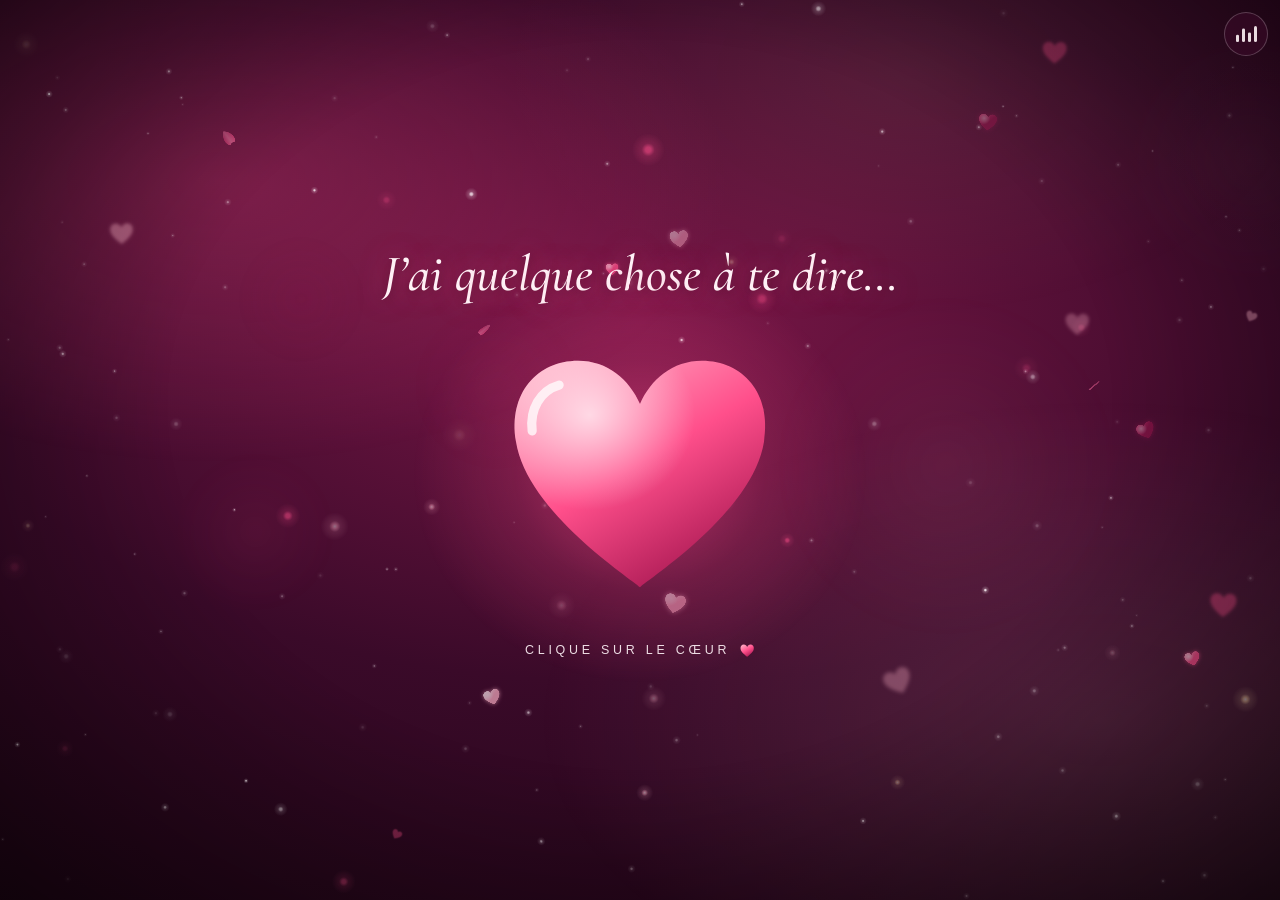
<file: index.html>
<!doctype html>
<html lang="fr">
<head>
  <meta charset="utf-8">
  <meta name="viewport" content="width=device-width, initial-scale=1, viewport-fit=cover">
  <title>J’ai quelque chose à te dire… ❤️</title>
  <meta name="description" content="Un petit message rien que pour toi 💌">
  <meta name="theme-color" content="#12030c">
  <meta name="robots" content="noindex, nofollow">
  <meta name="format-detection" content="telephone=no">

  <!-- Aperçu quand le lien est partagé (WhatsApp, Messenger…) -->
  <meta property="og:type" content="website">
  <meta property="og:title" content="J’ai quelque chose à te dire… ❤️">
  <meta property="og:description" content="Ouvre-moi 💌">
  <meta property="og:image" content="apercu.jpg">
  <meta property="og:image:width" content="1200">
  <meta property="og:image:height" content="630">
  <meta name="twitter:card" content="summary_large_image">

  <link rel="icon" href="data:image/svg+xml,%3Csvg xmlns='http://www.w3.org/2000/svg' viewBox='0 0 100 92'%3E%3Cpath fill='%23ff4f8b' d='M50 88C47 85 8 60 4 34C1 16 12 4 27 4C38 4 46 11 50 20C54 11 62 4 73 4C88 4 99 16 96 34C92 60 53 85 50 88Z'/%3E%3C/svg%3E">
  <link rel="apple-touch-icon" href="icone.png">
  <link rel="preload" href="fonts/cormorant-italique-latin.woff2" as="font" type="font/woff2" crossorigin>
  <link rel="preload" href="fonts/great-vibes-latin.woff2" as="font" type="font/woff2" crossorigin>
  <link rel="stylesheet" href="css/polices.css">
  <link rel="stylesheet" href="css/style.css">

  <script>
    // Repère une erreur de frappe dans config.js pour l'afficher clairement.
    window.__erreursConfig = [];
    window.addEventListener('error', function (e) {
      if (e && e.filename && /config\.js/.test(e.filename)) {
        window.__erreursConfig.push(e.message + (e.lineno ? ', ligne ' + e.lineno : ''));
      }
    });
  </script>
  <script src="config.js" defer></script>
  <script src="js/outils.js" defer></script>
  <script src="js/effets.js" defer></script>
  <script src="js/musique.js" defer></script>
  <script src="js/app.js" defer></script>
</head>
<body>
  <!-- Formes partagées : le cœur et ses dégradés -->
  <svg class="sprites" width="0" height="0" aria-hidden="true" focusable="false">
    <defs>
      <path id="chemin-coeur" d="M50 88C47 85 8 60 4 34C1 16 12 4 27 4C38 4 46 11 50 20C54 11 62 4 73 4C88 4 99 16 96 34C92 60 53 85 50 88Z"/>
      <linearGradient id="degrade-coeur" x1="0.1" y1="0" x2="0.75" y2="1">
        <stop offset="0" class="stop-claire"/>
        <stop offset="0.5" class="stop-principale"/>
        <stop offset="1" class="stop-profonde"/>
      </linearGradient>
      <radialGradient id="reflet-coeur" cx="0.3" cy="0.24" r="0.42">
        <stop offset="0" stop-color="#fff" stop-opacity="0.7"/>
        <stop offset="1" stop-color="#fff" stop-opacity="0"/>
      </radialGradient>
    </defs>
  </svg>

  <div class="aurore" aria-hidden="true"></div>
  <canvas id="ciel" class="ciel" aria-hidden="true"></canvas>
  <div class="voile" aria-hidden="true"></div>

  <main class="scenes" id="scenes" tabindex="-1">

    <!-- 1. Accueil -->
    <section class="scene scene-accueil est-active" id="accueil">
      <div class="accueil-haut">
        <p class="accueil-titre" id="titre-accueil"></p>
      </div>
      <button class="grand-coeur" id="grand-coeur" type="button" aria-label="Clique sur le cœur">
        <span class="grand-coeur-halo" aria-hidden="true"></span>
        <svg class="grand-coeur-onde" viewBox="0 0 100 92" aria-hidden="true" focusable="false"><use xlink:href="#chemin-coeur" href="#chemin-coeur"/></svg>
        <svg class="grand-coeur-onde deux" viewBox="0 0 100 92" aria-hidden="true" focusable="false"><use xlink:href="#chemin-coeur" href="#chemin-coeur"/></svg>
        <span class="grand-coeur-battement" aria-hidden="true">
          <svg class="grand-coeur-svg" viewBox="0 0 100 92" focusable="false">
            <use class="gc-base" xlink:href="#chemin-coeur" href="#chemin-coeur"/>
            <use class="gc-reflet" xlink:href="#chemin-coeur" href="#chemin-coeur"/>
            <path class="gc-brillance" d="M20 13C13 15 9 22 10 30"/>
          </svg>
        </span>
      </button>
      <div class="accueil-bas">
        <p class="accueil-invite" id="invitation"></p>
      </div>
    </section>

    <!-- 2. « JE T'AIME » -->
    <section class="scene scene-jetaime" id="scene-jetaime">
      <h1 class="jetaime" id="jetaime"></h1>
    </section>

    <!-- 3. Le prénom, écrit à la main -->
    <section class="scene scene-prenom" id="scene-prenom">
      <p class="avant-prenom" id="avant-prenom"></p>
      <p class="ligne-prenom" id="ligne-prenom">
        <span class="prenom" id="prenom"></span><span class="prenom-coeur" id="prenom-coeur" aria-hidden="true"><svg viewBox="0 0 100 92" focusable="false"><use xlink:href="#chemin-coeur" href="#chemin-coeur"/></svg></span>
      </p>
    </section>

    <!-- 4. Les petits messages -->
    <section class="scene scene-messages" id="scene-messages">
      <div class="ornement" aria-hidden="true">
        <span></span><svg viewBox="0 0 100 92" focusable="false"><use xlink:href="#chemin-coeur" href="#chemin-coeur"/></svg><span></span>
      </div>
      <div class="zone-messages" id="zone-messages"></div>
      <button class="bouton-lettre" id="bouton-lettre" type="button" tabindex="-1"></button>
      <p class="indice-suite" id="indice-suite" aria-hidden="true"></p>
    </section>

    <!-- 5. L'enveloppe -->
    <section class="scene scene-enveloppe" id="scene-enveloppe">
      <div class="env-cadre">
        <button class="enveloppe" id="enveloppe" type="button" aria-label="Ouvrir la lettre">
          <span class="env-corps" aria-hidden="true">
            <span class="env-dos"></span>
            <span class="env-papier"></span>
            <span class="env-devant"></span>
            <span class="env-texte" id="env-texte"></span>
            <span class="env-rabat"></span>
            <span class="env-sceau"><svg viewBox="0 0 100 92" focusable="false"><use xlink:href="#chemin-coeur" href="#chemin-coeur"/></svg></span>
          </span>
        </button>
      </div>
      <p class="env-indice" id="env-indice"></p>
    </section>
  </main>

  <!-- 6. La lettre -->
  <div class="lettre" id="lettre" role="dialog" aria-modal="true" aria-labelledby="lettre-titre" tabindex="-1" hidden>
    <article class="papier">
      <div class="papier-sceau" aria-hidden="true"><svg viewBox="0 0 100 92" focusable="false"><use xlink:href="#chemin-coeur" href="#chemin-coeur"/></svg></div>
      <h2 class="papier-titre revele" id="lettre-titre"></h2>
      <div class="papier-corps" id="lettre-corps"></div>
      <p class="papier-formule revele" id="lettre-formule"></p>
      <p class="papier-signature revele" id="lettre-signature"><span class="signature-encre"></span></p>
      <svg class="papier-coeur revele" id="coeur-dessine" viewBox="0 0 120 100" aria-hidden="true" focusable="false">
        <path class="trace" d="M60 88C52 82 18 62 12 38C7 18 22 8 34 10C46 12 54 22 60 34C65 21 76 9 90 10C104 11 114 26 106 45C99 62 76 78 60 88C57 90 52 91 48 89"/>
      </svg>
    </article>

    <section class="souvenirs" id="souvenirs" hidden>
      <h3 class="souvenirs-titre revele" id="souvenirs-titre"></h3>
      <div class="polaroids" id="polaroids"></div>
    </section>

    <div class="lettre-fin revele" id="lettre-fin">
      <button class="bouton-doux" id="bouton-rejouer" type="button">
        <svg viewBox="0 0 24 24" aria-hidden="true" focusable="false"><path d="M4 12a8 8 0 1 0 2.4-5.7M4 4v4h4"/></svg>
        Revivre ce moment
      </button>
    </div>
  </div>

  <canvas id="magie" class="magie" aria-hidden="true"></canvas>
  <div class="flash" id="flash" aria-hidden="true"></div>

  <button class="bouton-son" id="bouton-son" type="button" aria-label="Musique" aria-pressed="true" title="Couper la musique">
    <span class="barres" aria-hidden="true"><span></span><span></span><span></span><span></span></span>
    <svg class="son-coupe" viewBox="0 0 24 24" aria-hidden="true" focusable="false"><path d="M9 18V6l10-2v12"/><circle cx="6.5" cy="18" r="2.5"/><circle cx="16.5" cy="16" r="2.5"/><path d="M3 3l18 18"/></svg>
  </button>

  <div class="visionneuse" id="visionneuse" role="dialog" aria-modal="true" aria-label="Photo agrandie" hidden>
    <button class="visionneuse-bouton visionneuse-fermer" id="visionneuse-fermer" type="button" aria-label="Fermer">
      <svg viewBox="0 0 24 24" aria-hidden="true" focusable="false"><path d="M6 6l12 12M18 6L6 18"/></svg>
    </button>
    <button class="visionneuse-bouton visionneuse-prec" id="visionneuse-prec" type="button" aria-label="Photo précédente">
      <svg viewBox="0 0 24 24" aria-hidden="true" focusable="false"><path d="M15 5l-7 7 7 7"/></svg>
    </button>
    <figure class="visionneuse-figure">
      <img id="visionneuse-img" alt="">
      <figcaption id="visionneuse-legende"></figcaption>
    </figure>
    <button class="visionneuse-bouton visionneuse-suiv" id="visionneuse-suiv" type="button" aria-label="Photo suivante">
      <svg viewBox="0 0 24 24" aria-hidden="true" focusable="false"><path d="M9 5l7 7-7 7"/></svg>
    </button>
  </div>

  <div class="sr" id="annonce" aria-live="polite"></div>
  <noscript><p class="sans-js">Active JavaScript pour découvrir ce message ❤️</p></noscript>
</body>
</html>
</file>
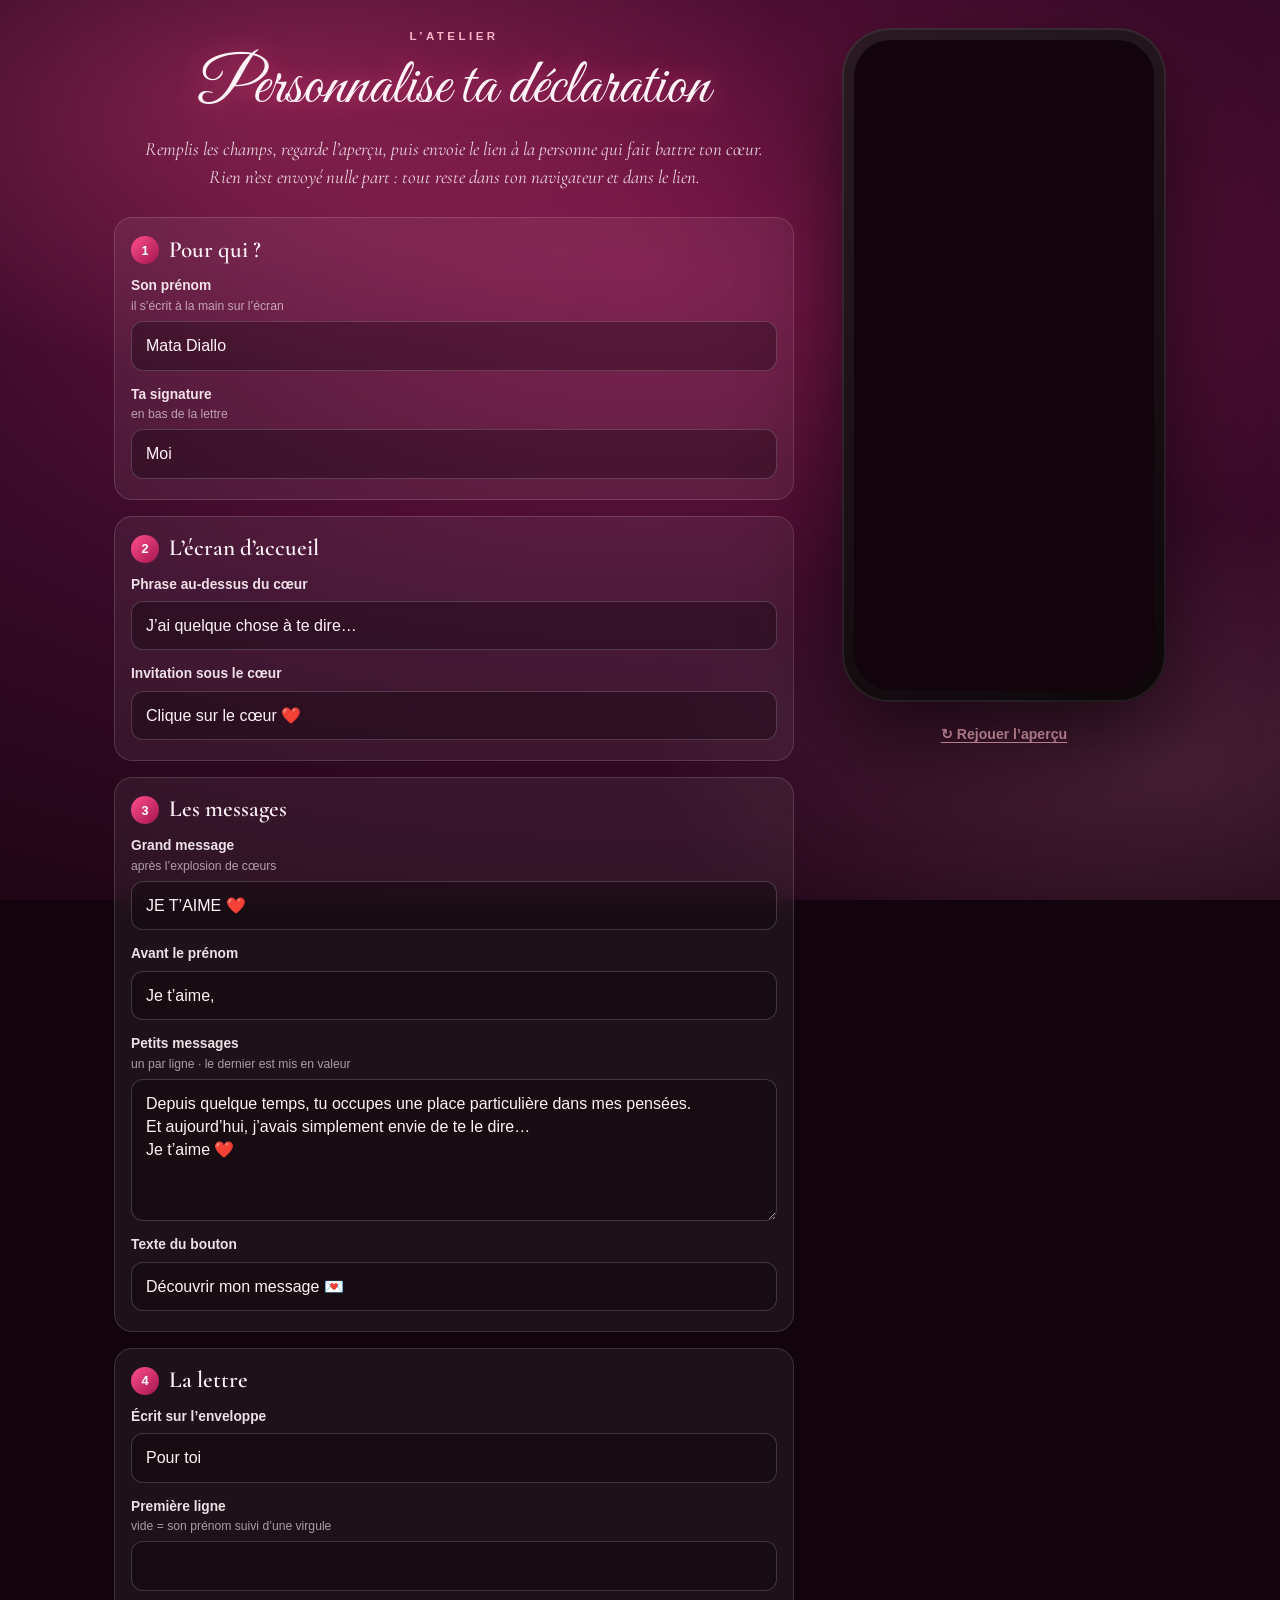
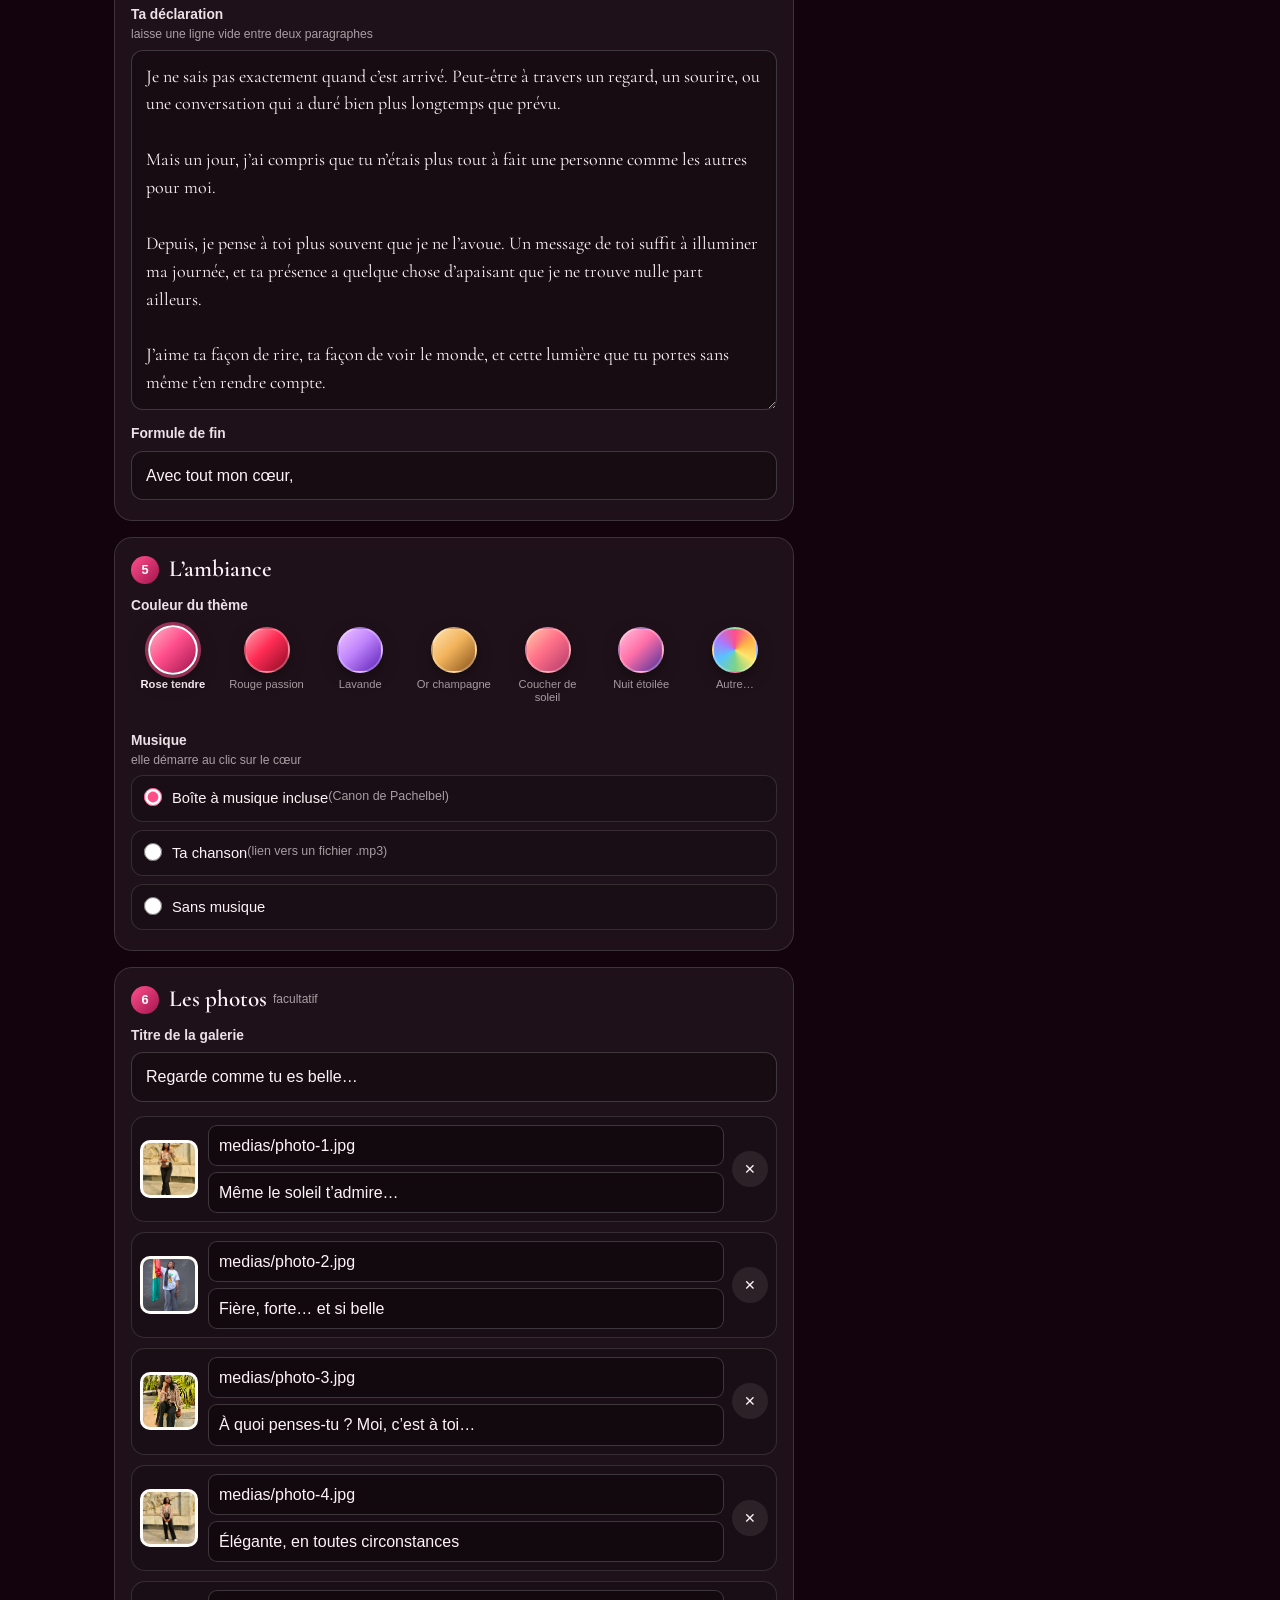
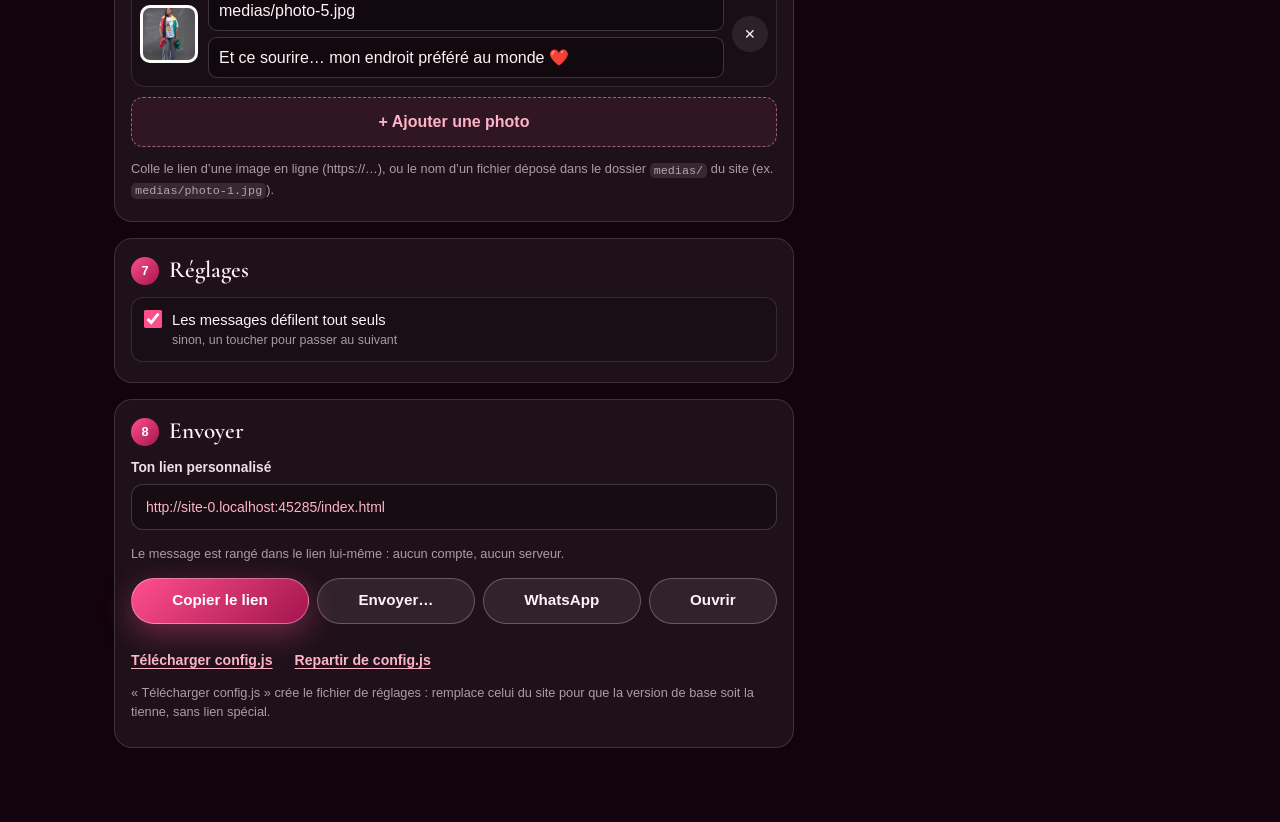
<file: personnaliser.html>
<!doctype html>
<html lang="fr">
<head>
  <meta charset="utf-8">
  <meta name="viewport" content="width=device-width, initial-scale=1, viewport-fit=cover">
  <title>Personnaliser ma déclaration 💌</title>
  <meta name="robots" content="noindex, nofollow">
  <meta name="theme-color" content="#12030c">
  <link rel="icon" href="data:image/svg+xml,%3Csvg xmlns='http://www.w3.org/2000/svg' viewBox='0 0 100 92'%3E%3Cpath fill='%23ff4f8b' d='M50 88C47 85 8 60 4 34C1 16 12 4 27 4C38 4 46 11 50 20C54 11 62 4 73 4C88 4 99 16 96 34C92 60 53 85 50 88Z'/%3E%3C/svg%3E">
  <link rel="stylesheet" href="css/polices.css">
  <link rel="stylesheet" href="css/editeur.css">
  <script src="config.js" defer></script>
  <script src="js/outils.js" defer></script>
  <script src="js/editeur.js" defer></script>
</head>
<body>
  <div class="fond" aria-hidden="true"></div>

  <div class="page">
    <main class="atelier">
      <header class="entete">
        <p class="surtitre">L’atelier</p>
        <h1>Personnalise ta déclaration</h1>
        <p class="chapo">Remplis les champs, regarde l’aperçu, puis envoie le lien à la personne qui fait battre ton cœur. Rien n’est envoyé nulle part : tout reste dans ton navigateur et dans le lien.</p>
      </header>

      <form id="formulaire" class="formulaire" novalidate autocomplete="off">

        <fieldset class="bloc">
          <legend><span class="num">1</span>Pour qui&nbsp;?</legend>
          <label class="champ">
            <span class="etiquette">Son prénom <em>il s’écrit à la main sur l’écran</em></span>
            <input id="f-prenom" type="text" maxlength="60" placeholder="Aïcha" enterkeyhint="next">
          </label>
          <label class="champ">
            <span class="etiquette">Ta signature <em>en bas de la lettre</em></span>
            <input id="f-signature" type="text" maxlength="60" placeholder="Ton prénom" enterkeyhint="next">
          </label>
        </fieldset>

        <fieldset class="bloc">
          <legend><span class="num">2</span>L’écran d’accueil</legend>
          <label class="champ">
            <span class="etiquette">Phrase au-dessus du cœur</span>
            <input id="f-accueil-titre" type="text" maxlength="120">
          </label>
          <label class="champ">
            <span class="etiquette">Invitation sous le cœur</span>
            <input id="f-invitation" type="text" maxlength="80">
          </label>
        </fieldset>

        <fieldset class="bloc">
          <legend><span class="num">3</span>Les messages</legend>
          <label class="champ">
            <span class="etiquette">Grand message <em>après l’explosion de cœurs</em></span>
            <input id="f-grand-message" type="text" maxlength="40">
          </label>
          <label class="champ">
            <span class="etiquette">Avant le prénom</span>
            <input id="f-avant-prenom" type="text" maxlength="60">
          </label>
          <label class="champ">
            <span class="etiquette">Petits messages <em>un par ligne · le dernier est mis en valeur</em></span>
            <textarea id="f-messages" rows="5"></textarea>
          </label>
          <label class="champ">
            <span class="etiquette">Texte du bouton</span>
            <input id="f-bouton" type="text" maxlength="60">
          </label>
        </fieldset>

        <fieldset class="bloc">
          <legend><span class="num">4</span>La lettre</legend>
          <label class="champ">
            <span class="etiquette">Écrit sur l’enveloppe</span>
            <input id="f-enveloppe" type="text" maxlength="40">
          </label>
          <label class="champ">
            <span class="etiquette">Première ligne <em>vide = son prénom suivi d’une virgule</em></span>
            <input id="f-lettre-titre" type="text" maxlength="60">
          </label>
          <label class="champ">
            <span class="etiquette">Ta déclaration <em>laisse une ligne vide entre deux paragraphes</em></span>
            <textarea id="f-lettre" rows="12"></textarea>
          </label>
          <label class="champ">
            <span class="etiquette">Formule de fin</span>
            <input id="f-formule" type="text" maxlength="80">
          </label>
        </fieldset>

        <fieldset class="bloc">
          <legend><span class="num">5</span>L’ambiance</legend>
          <div class="champ">
            <span class="etiquette" id="titre-couleur">Couleur du thème</span>
            <div class="nuancier" id="nuancier" role="radiogroup" aria-labelledby="titre-couleur"></div>
          </div>
          <div class="champ">
            <span class="etiquette" id="titre-musique">Musique <em>elle démarre au clic sur le cœur</em></span>
            <div class="choix" role="radiogroup" aria-labelledby="titre-musique">
              <label><input type="radio" name="musique" value="boite"> Boîte à musique incluse <em>(Canon de Pachelbel)</em></label>
              <label><input type="radio" name="musique" value="fichier"> Ta chanson <em>(lien vers un fichier .mp3)</em></label>
              <label><input type="radio" name="musique" value="aucune"> Sans musique</label>
            </div>
            <input id="f-musique-fichier" class="sous-champ" type="url" inputmode="url" placeholder="https://…/chanson.mp3  ou  medias/chanson.mp3">
          </div>
        </fieldset>

        <fieldset class="bloc">
          <legend><span class="num">6</span>Les photos <em>facultatif</em></legend>
          <label class="champ">
            <span class="etiquette">Titre de la galerie</span>
            <input id="f-photos-titre" type="text" maxlength="60">
          </label>
          <div class="liste-photos" id="liste-photos"></div>
          <button type="button" class="bouton-ajout" id="ajouter-photo">+ Ajouter une photo</button>
          <p class="aide">Colle le lien d’une image en ligne (https://…), ou le nom d’un fichier déposé dans le dossier <code>medias/</code> du site (ex. <code>medias/photo-1.jpg</code>).</p>
        </fieldset>

        <fieldset class="bloc">
          <legend><span class="num">7</span>Réglages</legend>
          <label class="interrupteur">
            <input id="f-auto" type="checkbox">
            <span>Les messages défilent tout seuls <em>sinon, un toucher pour passer au suivant</em></span>
          </label>
        </fieldset>

        <section class="bloc bloc-lien" id="bloc-lien" aria-labelledby="titre-lien">
          <h2 id="titre-lien"><span class="num">8</span>Envoyer</h2>
          <label class="champ">
            <span class="etiquette">Ton lien personnalisé</span>
            <input id="lien" type="text" readonly>
          </label>
          <p class="aide" id="info-lien"></p>
          <div class="rangee-boutons">
            <button type="button" class="bouton bouton-plein" id="copier">Copier le lien</button>
            <button type="button" class="bouton" id="partager">Envoyer…</button>
            <a class="bouton" id="whatsapp" href="#" target="_blank" rel="noopener">WhatsApp</a>
            <a class="bouton" id="ouvrir" href="index.html" target="_blank" rel="noopener">Ouvrir</a>
          </div>
          <div class="rangee-boutons secondaire">
            <button type="button" class="bouton-lien" id="telecharger">Télécharger config.js</button>
            <button type="button" class="bouton-lien" id="reinitialiser">Repartir de config.js</button>
          </div>
          <p class="aide">« Télécharger config.js » crée le fichier de réglages : remplace celui du site pour que la version de base soit la tienne, sans lien spécial.</p>
        </section>
      </form>
    </main>

    <aside class="apercu" aria-label="Aperçu">
      <div class="apercu-colle">
        <div class="telephone">
          <div class="telephone-ecran" id="ecran-apercu"></div>
        </div>
        <button type="button" class="bouton-lien" id="rejouer-apercu">↻ Rejouer l’aperçu</button>
      </div>
    </aside>
  </div>

  <div class="barre-actions" role="toolbar" aria-label="Actions">
    <button type="button" class="bouton" id="voir-apercu">▶ Aperçu</button>
    <button type="button" class="bouton bouton-plein" id="aller-lien">Obtenir le lien 💌</button>
  </div>

  <div class="modale" id="modale" role="dialog" aria-modal="true" aria-label="Aperçu de la déclaration" hidden>
    <div class="modale-ecran" id="modale-ecran"></div>
    <button type="button" class="modale-fermer" id="fermer-modale" aria-label="Fermer l’aperçu">✕</button>
  </div>

  <div class="toast" id="toast" role="status" aria-live="polite"></div>
</body>
</html>
</file>
<file: css/polices.css>
/* Polices hébergées avec le site (licence SIL OFL, voir fonts/).
   Partagées par index.html et personnaliser.html. */

@font-face {
  font-family: 'Cormorant Garamond';
  font-style: normal;
  font-weight: 400 700;
  font-display: swap;
  src: url('../fonts/cormorant-latin.woff2') format('woff2');
  unicode-range: U+0000-00FF, U+0131, U+0152-0153, U+02BB-02BC, U+02C6, U+02DA, U+02DC, U+0304, U+0308, U+0329, U+2000-206F, U+20AC, U+2122, U+2191, U+2193, U+2212, U+2215, U+FEFF, U+FFFD;
}
@font-face {
  font-family: 'Cormorant Garamond';
  font-style: normal;
  font-weight: 400 700;
  font-display: swap;
  src: url('../fonts/cormorant-latin-ext.woff2') format('woff2');
  unicode-range: U+0100-02BA, U+02BD-02C5, U+02C7-02CC, U+02CE-02D7, U+02DD-02FF, U+0304, U+0308, U+0329, U+1D00-1DBF, U+1E00-1E9F, U+1EF2-1EFF, U+2020, U+20A0-20AB, U+20AD-20C0, U+2113, U+2C60-2C7F, U+A720-A7FF;
}
@font-face {
  font-family: 'Cormorant Garamond';
  font-style: italic;
  font-weight: 400 700;
  font-display: swap;
  src: url('../fonts/cormorant-italique-latin.woff2') format('woff2');
  unicode-range: U+0000-00FF, U+0131, U+0152-0153, U+02BB-02BC, U+02C6, U+02DA, U+02DC, U+0304, U+0308, U+0329, U+2000-206F, U+20AC, U+2122, U+2191, U+2193, U+2212, U+2215, U+FEFF, U+FFFD;
}
@font-face {
  font-family: 'Cormorant Garamond';
  font-style: italic;
  font-weight: 400 700;
  font-display: swap;
  src: url('../fonts/cormorant-italique-latin-ext.woff2') format('woff2');
  unicode-range: U+0100-02BA, U+02BD-02C5, U+02C7-02CC, U+02CE-02D7, U+02DD-02FF, U+0304, U+0308, U+0329, U+1D00-1DBF, U+1E00-1E9F, U+1EF2-1EFF, U+2020, U+20A0-20AB, U+20AD-20C0, U+2113, U+2C60-2C7F, U+A720-A7FF;
}
@font-face {
  font-family: 'Great Vibes';
  font-style: normal;
  font-weight: 400;
  font-display: swap;
  src: url('../fonts/great-vibes-latin.woff2') format('woff2');
  unicode-range: U+0000-00FF, U+0131, U+0152-0153, U+02BB-02BC, U+02C6, U+02DA, U+02DC, U+0304, U+0308, U+0329, U+2000-206F, U+20AC, U+2122, U+2191, U+2193, U+2212, U+2215, U+FEFF, U+FFFD;
}
@font-face {
  font-family: 'Great Vibes';
  font-style: normal;
  font-weight: 400;
  font-display: swap;
  src: url('../fonts/great-vibes-latin-ext.woff2') format('woff2');
  unicode-range: U+0100-02BA, U+02BD-02C5, U+02C7-02CC, U+02CE-02D7, U+02DD-02FF, U+0304, U+0308, U+0329, U+1D00-1DBF, U+1E00-1E9F, U+1EF2-1EFF, U+2020, U+20A0-20AB, U+20AD-20C0, U+2113, U+2C60-2C7F, U+A720-A7FF;
}
</file>
<file: css/style.css>
/* ==========================================================================
   Déclaration d'amour — styles
   Les couleurs viennent du thème choisi dans config.js (variables --…).
   ========================================================================== */

/* ---------- Variables (thème « rose » par défaut, remplacées en JS) ------ */

:root {
  --principale: #ff4f8b;  --principale-rgb: 255, 79, 139;
  --claire: #ffb3c8;      --claire-rgb: 255, 179, 200;
  --profonde: #a3154f;    --profonde-rgb: 163, 21, 79;
  --eclat: #ffd9a8;       --eclat-rgb: 255, 217, 168;
  --texte: #fff3f7;       --texte-rgb: 255, 243, 247;
  --fond-1: #12030c;      --fond-1-rgb: 18, 3, 12;
  --fond-2: #3a0a29;      --fond-2-rgb: 58, 10, 41;
  --fond-3: #7b1748;      --fond-3-rgb: 123, 23, 72;

  --serif: 'Cormorant Garamond', 'Cormorant', Garamond, Georgia, 'Times New Roman', serif;
  --script: 'Great Vibes', 'Snell Roundhand', 'Apple Chancery', 'Segoe Script', 'Brush Script MT', cursive;
  --sans: -apple-system, BlinkMacSystemFont, 'Segoe UI', Roboto, 'Helvetica Neue', Arial, sans-serif;

  --doux: cubic-bezier(.22, .8, .25, 1);
  --ressort: cubic-bezier(.2, 1.45, .35, 1);
  --battement: 1.5s;
}

*, *::before, *::after { box-sizing: border-box; }
[hidden] { display: none !important; }

html, body { height: 100%; margin: 0; }

html {
  background-color: var(--fond-1);
  -webkit-text-size-adjust: 100%;
  text-size-adjust: 100%;
}

body {
  position: fixed;               /* pas de rebond ni de défilement parasite */
  top: 0; left: 0; right: 0; bottom: 0;
  overflow: hidden;
  font-family: var(--serif);
  color: var(--texte);
  background-color: var(--fond-1);
  background-image: radial-gradient(130% 95% at 50% 36%, var(--fond-3) 0%, var(--fond-2) 42%, var(--fond-1) 100%);
  -webkit-font-smoothing: antialiased;
  -moz-osx-font-smoothing: grayscale;
  -webkit-tap-highlight-color: rgba(0, 0, 0, 0);
  -webkit-touch-callout: none;
  -webkit-user-select: none;
  -moz-user-select: none;
  -ms-user-select: none;
  user-select: none;
  touch-action: manipulation;
  overscroll-behavior: none;
}

button {
  font: inherit;
  color: inherit;
  -webkit-appearance: none;
  appearance: none;
  -webkit-tap-highlight-color: rgba(0, 0, 0, 0);
}

.sr {
  position: absolute !important;
  width: 1px; height: 1px;
  margin: -1px; padding: 0;
  overflow: hidden;
  clip: rect(0 0 0 0);
  white-space: nowrap;
  border: 0;
}

.sprites { position: absolute; width: 0; height: 0; overflow: hidden; }
.stop-claire { stop-color: var(--claire); }
.stop-principale { stop-color: var(--principale); }
.stop-profonde { stop-color: var(--profonde); }

/* ---------- Couches de fond ---------------------------------------------- */

.aurore {
  position: fixed;
  top: -25%; left: -25%;
  width: 150%; height: 150%;
  z-index: 0;
  pointer-events: none;
  background-image:
    radial-gradient(38% 30% at 28% 30%, rgba(var(--principale-rgb), .26), rgba(var(--principale-rgb), 0) 70%),
    radial-gradient(42% 34% at 74% 70%, rgba(var(--claire-rgb), .15), rgba(var(--claire-rgb), 0) 70%),
    radial-gradient(30% 26% at 64% 22%, rgba(var(--eclat-rgb), .08), rgba(var(--eclat-rgb), 0) 70%);
  -webkit-animation: aurore 22s ease-in-out infinite alternate;
  animation: aurore 22s ease-in-out infinite alternate;
  will-change: transform;
}

@keyframes aurore {
  0% { transform: translate3d(-4%, -3%, 0) rotate(-4deg) scale(1); }
  100% { transform: translate3d(4%, 3%, 0) rotate(6deg) scale(1.1); }
}

.ciel, .magie {
  position: fixed;
  top: 0; left: 0;
  width: 100%; height: 100%;
  pointer-events: none;
}
.ciel { z-index: 1; }

.voile {
  position: fixed;
  top: 0; left: 0; right: 0; bottom: 0;
  z-index: 2;
  pointer-events: none;
  background: radial-gradient(ellipse at 50% 45%, rgba(0, 0, 0, 0) 52%, rgba(0, 0, 0, .5) 100%);
}

/* grain de pellicule : évite les bandes dans les dégradés sombres */
.voile::after {
  content: '';
  position: absolute;
  top: 0; left: 0; right: 0; bottom: 0;
  opacity: .07;
  background-image: url("data:image/svg+xml,%3Csvg xmlns='http://www.w3.org/2000/svg' width='180' height='180'%3E%3Cfilter id='g'%3E%3CfeTurbulence type='fractalNoise' baseFrequency='.85' numOctaves='2' stitchTiles='stitch'/%3E%3CfeColorMatrix values='0 0 0 0 1 0 0 0 0 1 0 0 0 0 1 0 0 0 .6 0'/%3E%3C/filter%3E%3Crect width='100%25' height='100%25' filter='url(%23g)'/%3E%3C/svg%3E");
  background-size: 180px 180px;
}

.scenes { position: fixed; top: 0; left: 0; right: 0; bottom: 0; z-index: 3; outline: none; }
.lettre { z-index: 5; }
.magie { z-index: 6; }
.flash { z-index: 7; }
.bouton-son { z-index: 8; }
.visionneuse { z-index: 9; }
.alerte-config { z-index: 10; }

/* ---------- Scènes -------------------------------------------------------- */

.scene {
  position: absolute;
  top: 0; left: 0; right: 0; bottom: 0;
  display: -webkit-box;
  display: -webkit-flex;
  display: flex;
  -webkit-flex-direction: column;
  flex-direction: column;
  -webkit-align-items: center;
  align-items: center;
  -webkit-justify-content: center;
  justify-content: center;
  text-align: center;
  padding: 24px 20px;
  padding: calc(24px + env(safe-area-inset-top)) calc(20px + env(safe-area-inset-right)) calc(24px + env(safe-area-inset-bottom)) calc(20px + env(safe-area-inset-left));
  opacity: 0;
  visibility: hidden;
  pointer-events: none;
  transition: opacity .9s ease, visibility 0s linear .9s;
}

.scene.est-active {
  opacity: 1;
  visibility: visible;
  pointer-events: auto;
  transition: opacity .9s ease, visibility 0s;
}

/* Lettres et mots animés */
.mot { display: inline-block; white-space: nowrap; }

.lettre-douce {
  display: inline-block;
  opacity: 0;
  animation: lettreDouce 1s var(--doux) both;
}

@keyframes lettreDouce {
  0% { opacity: 0; transform: translate3d(0, .45em, 0) rotate(5deg); filter: blur(6px); }
  100% { opacity: 1; transform: none; filter: blur(0); }
}

.coeur-inline {
  display: inline-block;
  width: .95em;
  height: .88em;
  margin: 0 .06em;
  vertical-align: -.12em;
}

.coeur-inline svg {
  display: block;
  width: 100%;
  height: 100%;
  overflow: visible;
  fill: url(#degrade-coeur);
  transform-origin: 50% 55%;
  animation: battement var(--battement) ease-in-out infinite;
}

@keyframes battement {
  0% { transform: scale(1); }
  12% { transform: scale(1.12); }
  24% { transform: scale(.98); }
  36% { transform: scale(1.07); }
  52%, 100% { transform: scale(1); }
}

@keyframes apparition {
  from { opacity: 0; transform: translate3d(0, 10px, 0); }
  to { opacity: 1; transform: none; }
}

@keyframes respiration {
  0%, 100% { opacity: 1; }
  50% { opacity: .42; }
}

/* ---------- 1. Accueil ---------------------------------------------------- */

.accueil-haut,
.accueil-bas {
  transition: opacity .7s ease, transform .9s var(--doux), filter .9s ease;
}

.eclate .accueil-haut { opacity: 0; transform: translate3d(0, -26px, 0); filter: blur(6px); }
.eclate .accueil-bas { opacity: 0; transform: translate3d(0, 26px, 0); filter: blur(6px); }

.accueil-titre {
  margin: 0 0 5vh;
  max-width: 15em;
  font-style: italic;
  font-weight: 500;
  font-size: 1.85rem;
  font-size: clamp(1.65rem, 6.6vw, 3.2rem);
  line-height: 1.22;
  text-shadow: 0 0 26px rgba(var(--principale-rgb), .55), 0 2px 12px rgba(0, 0, 0, .35);
}

.grand-coeur {
  position: relative;
  display: block;
  width: 52vmin;
  height: 47.8vmin;
  min-width: 150px;
  min-height: 138px;
  max-width: 270px;
  max-height: 248px;
  margin: 0;
  padding: 0;
  border: 0;
  background: none;
  cursor: pointer;
  outline: none;
  opacity: 0;
}

.pret .grand-coeur { animation: coeurArrivee 1.4s var(--ressort) .75s both; }

@keyframes coeurArrivee {
  0% { opacity: 0; transform: scale(.2) rotate(-14deg); }
  55% { opacity: 1; }
  100% { opacity: 1; transform: none; }
}

.eclate .grand-coeur {
  animation: coeurEclate .62s cubic-bezier(.5, 0, .2, 1) forwards;
  pointer-events: none;
}

@keyframes coeurEclate {
  0% { opacity: 1; transform: scale(1); }
  32% { opacity: 1; transform: scale(.8); }
  100% { opacity: 0; transform: scale(2.3); }
}

.grand-coeur-halo {
  position: absolute;
  top: -34%; left: -34%; right: -34%; bottom: -34%;
  border-radius: 50%;
  background: radial-gradient(closest-side, rgba(var(--principale-rgb), .6), rgba(var(--principale-rgb), .18) 55%, rgba(var(--principale-rgb), 0) 100%);
  animation: halo var(--battement) ease-in-out infinite;
  pointer-events: none;
}

@keyframes halo {
  0%, 100% { transform: scale(.9); opacity: .7; }
  12% { transform: scale(1.08); opacity: 1; }
  36% { transform: scale(1.03); opacity: .95; }
}

.grand-coeur-onde {
  position: absolute;
  top: 0; left: 0;
  width: 100%; height: 100%;
  overflow: visible;
  fill: none;
  stroke: rgba(var(--claire-rgb), .75);
  stroke-width: 1.1;
  opacity: 0;
  animation: onde 3s ease-out infinite;
  pointer-events: none;
}
.grand-coeur-onde.deux { animation-delay: 1.5s; }

@keyframes onde {
  0% { opacity: .7; transform: scale(1); }
  100% { opacity: 0; transform: scale(1.8); }
}

.grand-coeur-battement {
  position: absolute;
  top: 0; left: 0;
  width: 100%; height: 100%;
  transform-origin: 50% 55%;
  animation: battement var(--battement) ease-in-out infinite;
}

.grand-coeur-svg {
  display: block;
  width: 100%;
  height: 100%;
  overflow: visible;
  transition: transform .2s ease;
}
.gc-base { fill: url(#degrade-coeur); }
.gc-reflet { fill: url(#reflet-coeur); }
.gc-brillance { fill: none; stroke: rgba(255, 255, 255, .75); stroke-width: 3.4; stroke-linecap: round; }

.grand-coeur:active .grand-coeur-svg { transform: scale(.93); }
.grand-coeur:focus-visible .grand-coeur-halo { box-shadow: 0 0 0 2px rgba(255, 255, 255, .5); }

@media (hover: hover) {
  .grand-coeur:hover .grand-coeur-battement,
  .grand-coeur:hover .grand-coeur-halo { animation-duration: 1.05s; }
}

.accueil-invite {
  margin: 5vh 0 0;
  font-family: var(--sans);
  font-size: .78rem;
  font-weight: 500;
  letter-spacing: .3em;
  text-transform: uppercase;
  color: rgba(var(--texte-rgb), .9);
  opacity: 0;
}

.pret .accueil-invite { animation: apparition 1.2s ease 2s both, respiration 3s ease-in-out 3.2s infinite; }
.accueil-invite .coeur-inline { width: 1.15em; height: 1.06em; margin-left: .2em; vertical-align: -.24em; }

/* ---------- Flash de l'explosion ----------------------------------------- */

.flash {
  position: fixed;
  top: 0; left: 0; right: 0; bottom: 0;
  pointer-events: none;
  opacity: 0;
  background: radial-gradient(circle at 50% 50%, rgba(255, 255, 255, .85), rgba(var(--claire-rgb), .35) 22%, rgba(var(--claire-rgb), 0) 62%);
  background: radial-gradient(circle at var(--fx, 50%) var(--fy, 50%), rgba(255, 255, 255, .85), rgba(var(--claire-rgb), .35) 22%, rgba(var(--claire-rgb), 0) 62%);
}
.flash.actif { animation: flash 1s ease-out; }

@keyframes flash {
  0% { opacity: 0; }
  12% { opacity: 1; }
  100% { opacity: 0; }
}

/* ---------- 2. « JE T'AIME » ---------------------------------------------- */

.jetaime {
  display: inline-block;
  margin: 0;
  font-weight: 600;
  font-size: 3.2rem;
  font-size: clamp(2.8rem, 13vw, 9rem);
  line-height: 1.1;
  letter-spacing: .07em;
  white-space: nowrap;
  color: var(--texte);
}

.lettre-grande {
  display: inline-block;
  opacity: 0;
  animation: lettreGrande 1.15s var(--doux) both;
}

.lettre-grande > .lueur {
  display: inline-block;
  text-shadow: 0 0 22px rgba(var(--principale-rgb), .9), 0 0 54px rgba(var(--principale-rgb), .5);
}

.jetaime.brille .lueur { animation: lueur 2.6s ease-in-out infinite; }

.jetaime .coeur-inline {
  width: .8em;
  height: .74em;
  margin-left: .12em;
  vertical-align: -.03em;
}

@keyframes lettreGrande {
  0% { opacity: 0; transform: translate3d(0, .35em, 0) scale(1.8); filter: blur(18px); }
  55% { opacity: 1; filter: blur(0); }
  100% { opacity: 1; transform: none; filter: blur(0); }
}

@keyframes lueur {
  0%, 100% {
    transform: none;
    text-shadow: 0 0 22px rgba(var(--principale-rgb), .9), 0 0 54px rgba(var(--principale-rgb), .5);
  }
  50% {
    transform: translate3d(0, -.04em, 0);
    text-shadow: 0 0 30px rgba(var(--claire-rgb), 1), 0 0 80px rgba(var(--principale-rgb), .85);
  }
}

.jetaime.sort { animation: grandeSortie .8s ease forwards; }

@keyframes grandeSortie {
  to { opacity: 0; transform: scale(1.1); filter: blur(10px); }
}

/* ---------- 3. Le prénom --------------------------------------------------- */

.avant-prenom {
  margin: 0;
  font-style: italic;
  font-weight: 500;
  font-size: 2rem;
  font-size: clamp(1.8rem, 7vw, 3.4rem);
  text-shadow: 0 0 24px rgba(var(--principale-rgb), .6);
}

.mot-doux {
  display: inline-block;
  opacity: 0;
  animation: motEntree 1s var(--doux) both;
}

.ligne-prenom {
  display: -webkit-inline-box;
  display: -webkit-inline-flex;
  display: inline-flex;
  -webkit-align-items: center;
  align-items: center;
  margin: 0;
  white-space: nowrap;
  font-family: var(--script);
  font-size: 4.4rem;
  font-size: clamp(3.8rem, 19vw, 10.5rem);
  line-height: 1.3;
}

.prenom {
  display: inline-block;
  padding: .1em .32em .24em;
  font-weight: 400;
  color: var(--texte);
  text-shadow: 0 0 24px rgba(var(--principale-rgb), .85), 0 0 60px rgba(var(--principale-rgb), .45);
  opacity: 0;
}

.prenom.en-ecriture {
  opacity: 1;
  -webkit-mask-image: linear-gradient(90deg, #000 46.3%, rgba(0, 0, 0, 0) 53.7%);
  mask-image: linear-gradient(90deg, #000 46.3%, rgba(0, 0, 0, 0) 53.7%);
  -webkit-mask-size: 300% 100%;
  mask-size: 300% 100%;
  -webkit-mask-repeat: no-repeat;
  mask-repeat: no-repeat;
  -webkit-mask-position: 81% 0;
  mask-position: 81% 0;
}

.prenom.simple {
  opacity: 1;
  animation: motEntree 1.4s ease both;
}

.prenom.ecrit {
  opacity: 1;
  text-shadow: none;
  background-image: linear-gradient(105deg, var(--texte) 0%, var(--texte) 38%, #fff 46%, var(--claire) 52%, var(--texte) 62%, var(--texte) 100%);
  background-size: 260% 100%;
  background-position: 100% 0;
  -webkit-background-clip: text;
  background-clip: text;
  -webkit-text-fill-color: transparent;
  -webkit-filter: drop-shadow(0 0 16px rgba(var(--principale-rgb), .8));
  filter: drop-shadow(0 0 16px rgba(var(--principale-rgb), .8));
  animation: reflet 4s ease-in-out .4s infinite;
}

@keyframes reflet {
  0% { background-position: 100% 0; }
  60%, 100% { background-position: 0 0; }
}

.prenom-coeur {
  display: inline-block;
  width: .44em;
  height: .4em;
  margin-left: -.12em;
  opacity: 0;
  transform: scale(0);
}

.prenom-coeur svg {
  display: block;
  width: 100%;
  height: 100%;
  overflow: visible;
  fill: url(#degrade-coeur);
  transform-origin: 50% 55%;
}

.prenom-coeur.visible { animation: coeurPop .9s var(--ressort) both; }
.prenom-coeur.visible svg { animation: battement var(--battement) ease-in-out .9s infinite; }

@keyframes coeurPop {
  0% { opacity: 0; transform: scale(0) rotate(-25deg); }
  100% { opacity: 1; transform: none; }
}

.scene-prenom.sort .avant-prenom,
.scene-prenom.sort .ligne-prenom { animation: grandeSortie .75s ease forwards; }

/* ---------- 4. Les petits messages ---------------------------------------- */

.ornement {
  display: -webkit-box;
  display: -webkit-flex;
  display: flex;
  -webkit-align-items: center;
  align-items: center;
  -webkit-justify-content: center;
  justify-content: center;
  margin-bottom: 1vh;
  opacity: 0;
  transform: scaleX(.3);
  transition: opacity 1.2s ease .2s, transform 1.4s var(--doux) .2s;
}

.scene-messages.est-active .ornement { opacity: .85; transform: none; }

.ornement span {
  display: block;
  width: 64px;
  height: 1px;
  background: linear-gradient(90deg, rgba(var(--claire-rgb), 0), rgba(var(--claire-rgb), .9));
}
.ornement span:last-child { background: linear-gradient(90deg, rgba(var(--claire-rgb), .9), rgba(var(--claire-rgb), 0)); }

.ornement svg {
  width: 14px;
  height: 13px;
  margin: 0 12px;
  fill: var(--claire);
  animation: battement var(--battement) ease-in-out infinite;
}

.zone-messages {
  position: relative;
  width: 100%;
  max-width: 42rem;
  height: 36vh;
  min-height: 200px;
  max-height: 300px;
}

.message {
  position: absolute;
  top: 0; left: 0; right: 0; bottom: 0;
  display: -webkit-box;
  display: -webkit-flex;
  display: flex;
  -webkit-align-items: center;
  align-items: center;
  -webkit-justify-content: center;
  justify-content: center;
}

.message-texte {
  margin: 0;
  max-width: 19em;
  padding: 0 6px;
  font-style: italic;
  font-weight: 500;
  font-size: 1.6rem;
  font-size: clamp(1.5rem, 6vw, 2.7rem);
  line-height: 1.38;
  text-shadow: 0 0 24px rgba(var(--principale-rgb), .55), 0 2px 10px rgba(0, 0, 0, .35);
}

.mot-anime {
  display: inline-block;
  opacity: 0;
  animation: motEntree 1s var(--doux) both;
}

@keyframes motEntree {
  0% { opacity: 0; transform: translate3d(0, .55em, 0); filter: blur(8px); }
  100% { opacity: 1; transform: none; filter: blur(0); }
}

.message.instantane .mot-anime {
  animation-duration: .3s;
  animation-delay: 0s !important;
}

.message.sort { animation: messageSortie .7s ease forwards; }

@keyframes messageSortie {
  to { opacity: 0; transform: translate3d(0, -14px, 0); filter: blur(6px); }
}

.message-final .message-texte {
  font-family: var(--script);
  font-style: normal;
  font-weight: 400;
  font-size: 3.4rem;
  font-size: clamp(3.2rem, 15vw, 7rem);
  line-height: 1.2;
  text-shadow: 0 0 26px rgba(var(--principale-rgb), .9), 0 0 70px rgba(var(--principale-rgb), .5);
}

.message-final .coeur-inline {
  width: .55em;
  height: .5em;
  margin-left: .02em;
  vertical-align: -.02em;
}

.bouton-lettre {
  position: relative;
  overflow: hidden;
  margin-top: 3vh;
  padding: .95em 1.8em;
  border: 1px solid rgba(255, 255, 255, .38);
  border-radius: 999px;
  background-color: var(--principale);
  background-image: linear-gradient(135deg, var(--principale), var(--profonde));
  color: #fff;
  font-family: var(--serif);
  font-size: 1.22rem;
  font-weight: 600;
  letter-spacing: .02em;
  line-height: 1.2;
  cursor: pointer;
  box-shadow: 0 14px 40px rgba(var(--principale-rgb), .45), inset 0 1px 0 rgba(255, 255, 255, .4);
  opacity: 0;
  visibility: hidden;
  transform: translate3d(0, 18px, 0) scale(.94);
  transition: opacity .9s ease, transform 1s var(--ressort), visibility 0s linear .9s;
}

.bouton-lettre.visible {
  opacity: 1;
  visibility: visible;
  transform: none;
  transition: opacity .9s ease, transform 1s var(--ressort), visibility 0s;
  animation: lueurBouton 2.4s ease-in-out 1s infinite;
}

.bouton-lettre::after {
  content: '';
  position: absolute;
  top: 0; bottom: 0; left: 0;
  width: 45%;
  background: linear-gradient(100deg, rgba(255, 255, 255, 0), rgba(255, 255, 255, .5), rgba(255, 255, 255, 0));
  transform: translate3d(-130%, 0, 0) skewX(-20deg);
  animation: balayage 3.4s ease-in-out 1.6s infinite;
}

.bouton-lettre:active { transform: scale(.96); }
.bouton-lettre:focus-visible { outline: 2px solid rgba(255, 255, 255, .8); outline-offset: 4px; }

@keyframes balayage {
  0% { transform: translate3d(-130%, 0, 0) skewX(-20deg); }
  45%, 100% { transform: translate3d(330%, 0, 0) skewX(-20deg); }
}

@keyframes lueurBouton {
  0%, 100% { box-shadow: 0 14px 40px rgba(var(--principale-rgb), .45), inset 0 1px 0 rgba(255, 255, 255, .4); }
  50% { box-shadow: 0 14px 64px rgba(var(--principale-rgb), .85), inset 0 1px 0 rgba(255, 255, 255, .4); }
}

.indice-suite {
  position: absolute;
  left: 0; right: 0;
  bottom: 26px;
  bottom: calc(26px + env(safe-area-inset-bottom));
  margin: 0;
  font-family: var(--sans);
  font-size: .68rem;
  letter-spacing: .28em;
  text-transform: uppercase;
  color: rgba(var(--texte-rgb), .72);
  opacity: 0;
  pointer-events: none;
}

.attend-toucher .indice-suite { animation: apparition 1s ease both, respiration 2.8s ease-in-out 1s infinite; }

/* ---------- 5. L'enveloppe ------------------------------------------------- */

.env-cadre { transition: opacity .7s ease, transform .9s var(--doux); }
.disparait .env-cadre { opacity: 0; transform: translate3d(0, 34px, 0) scale(.9); }

.enveloppe {
  position: relative;
  display: block;
  width: 78vw;
  height: 52vw;
  max-width: 340px;
  max-height: 227px;
  margin: 0;
  padding: 0;
  border: 0;
  background: none;
  cursor: pointer;
  outline: none;
  opacity: 0;
}

.scene-enveloppe.est-active .enveloppe { animation: envArrivee 1.2s var(--ressort) .1s both; }

@keyframes envArrivee {
  0% { opacity: 0; transform: translate3d(0, 40vh, 0) rotate(-14deg) scale(.6); }
  100% { opacity: 1; transform: none; }
}

.enveloppe:focus-visible .env-dos { box-shadow: 0 0 0 3px rgba(255, 255, 255, .7), 0 24px 60px rgba(0, 0, 0, .45); }

.env-corps {
  position: absolute;
  top: 0; left: 0;
  width: 100%; height: 100%;
  -webkit-perspective: 900px;
  perspective: 900px;
  animation: flotter 3.6s ease-in-out infinite;
}

@keyframes flotter {
  0%, 100% { transform: translate3d(0, 0, 0) rotate(-1.5deg); }
  50% { transform: translate3d(0, -10px, 0) rotate(1.5deg); }
}

.env-dos,
.env-devant,
.env-rabat,
.env-papier,
.env-texte,
.env-sceau { position: absolute; display: block; }

.env-dos {
  top: 0; left: 0;
  width: 100%; height: 100%;
  z-index: 1;
  border-radius: 6px;
  background-color: #f2dfdf;
  background-image: linear-gradient(170deg, rgba(var(--claire-rgb), .6), rgba(var(--profonde-rgb), .28));
  box-shadow: 0 24px 60px rgba(0, 0, 0, .45);
}

.env-papier {
  left: 7%; right: 7%;
  top: 6%;
  height: 86%;
  z-index: 2;
  border-radius: 3px;
  background-color: #fffaf3;
  background-image: repeating-linear-gradient(180deg, rgba(0, 0, 0, 0) 0, rgba(0, 0, 0, 0) 13px, rgba(var(--profonde-rgb), .14) 13px, rgba(var(--profonde-rgb), .14) 14px);
  background-size: 76% 60%;
  background-position: 50% 30%;
  background-repeat: no-repeat;
  box-shadow: 0 2px 10px rgba(0, 0, 0, .14);
  transition: transform 1s var(--doux) .85s;
}

.env-devant {
  top: 0; left: 0;
  width: 100%; height: 100%;
  z-index: 3;
  border-radius: 0 0 6px 6px;
  background-color: #f8eaea;
  background-image:
    linear-gradient(to bottom right, rgba(0, 0, 0, 0) 49.5%, rgba(var(--profonde-rgb), .16) 50%, rgba(0, 0, 0, 0) 50.6%),
    linear-gradient(to bottom left, rgba(0, 0, 0, 0) 49.5%, rgba(var(--profonde-rgb), .16) 50%, rgba(0, 0, 0, 0) 50.6%),
    linear-gradient(180deg, rgba(var(--claire-rgb), .3), rgba(var(--claire-rgb), .62));
  -webkit-clip-path: polygon(0 0, 50% 54%, 100% 0, 100% 100%, 0 100%);
  clip-path: polygon(0 0, 50% 54%, 100% 0, 100% 100%, 0 100%);
}

.env-texte {
  left: 0; right: 0;
  bottom: 5%;
  z-index: 4;
  font-family: var(--script);
  font-size: 2rem;
  font-size: clamp(1.6rem, 8vw, 2.4rem);
  line-height: 1.2;
  color: var(--profonde);
  text-shadow: 0 1px 0 rgba(255, 255, 255, .6);
}

.env-texte .coeur-inline { width: .6em; height: .56em; vertical-align: -.05em; }

.env-rabat {
  top: 0; left: 0;
  width: 100%;
  height: 58%;
  z-index: 5;
  transform-origin: 50% 0;
  background-color: #f0d6d8;
  background-image: linear-gradient(180deg, rgba(var(--claire-rgb), .75), rgba(var(--profonde-rgb), .3));
  -webkit-clip-path: polygon(0 0, 100% 0, 50% 100%);
  clip-path: polygon(0 0, 100% 0, 50% 100%);
  transition: transform .75s cubic-bezier(.45, 0, .2, 1) .25s, z-index 0s linear .62s;
}

.env-sceau {
  top: 58%;
  left: 50%;
  width: 18%;
  height: 0;
  padding-top: 18%;
  margin: -9% 0 0 -9%;
  z-index: 6;
  border-radius: 50%;
  background: radial-gradient(circle at 35% 30%, var(--principale), var(--profonde) 72%);
  box-shadow: 0 4px 12px rgba(0, 0, 0, .35), inset 0 -3px 6px rgba(0, 0, 0, .25), inset 0 2px 3px rgba(255, 255, 255, .3);
  transition: transform .45s var(--doux), opacity .45s ease;
}

.env-sceau svg {
  position: absolute;
  top: 30%; left: 28%;
  width: 44%; height: 40%;
  fill: rgba(255, 255, 255, .88);
}

.ouverte .env-sceau { transform: scale(1.6); opacity: 0; }
.ouverte .env-rabat { transform: rotateX(180deg); z-index: 1; }
.ouverte .env-papier { transform: translate3d(0, -62%, 0); }
.ouverte .enveloppe { cursor: default; }

.env-indice {
  margin: 5vh 0 0;
  font-family: var(--sans);
  font-size: .72rem;
  letter-spacing: .26em;
  text-transform: uppercase;
  color: rgba(var(--texte-rgb), .85);
  opacity: 0;
  transition: visibility 0s .3s;
}

.scene-enveloppe.est-active .env-indice { animation: apparition 1s ease 1.2s both, respiration 2.8s ease-in-out 2.2s infinite; }
.ouverte .env-indice { visibility: hidden; }

/* ---------- 6. La lettre --------------------------------------------------- */

.lettre {
  position: fixed;
  top: 0; left: 0; right: 0; bottom: 0;
  overflow-x: hidden;
  overflow-y: auto;
  -webkit-overflow-scrolling: touch;
  overscroll-behavior: contain;
  padding: 44px 14px 56px;
  padding: calc(44px + env(safe-area-inset-top)) calc(14px + env(safe-area-inset-right)) calc(56px + env(safe-area-inset-bottom)) calc(14px + env(safe-area-inset-left));
  background: rgba(var(--fond-1-rgb), .45);
  opacity: 0;
  transition: opacity 1s ease;
  outline: none;
  -webkit-user-select: text;
  -moz-user-select: text;
  user-select: text;
}

.lettre.ouverte { opacity: 1; }

.papier {
  position: relative;
  max-width: 35rem;
  margin: 10px auto 0;
  padding: 3.1rem 1.45rem 2.2rem;
  background-color: #fffaf3;
  background-image:
    radial-gradient(120% 70% at 50% 0%, rgba(255, 255, 255, .95), rgba(255, 255, 255, 0) 60%),
    linear-gradient(180deg, rgba(var(--claire-rgb), .07), rgba(var(--claire-rgb), .17));
  color: #43172c;
  border-radius: 6px;
  box-shadow: 0 30px 80px rgba(0, 0, 0, .55), 0 0 0 1px rgba(var(--profonde-rgb), .08), inset 0 0 70px rgba(var(--profonde-rgb), .07);
  opacity: 0;
  transform: translate3d(0, 46px, 0) scale(.95);
  transition: transform 1.2s var(--doux), opacity 1s ease;
}

.lettre.ouverte .papier { opacity: 1; transform: none; }

.papier-sceau {
  position: absolute;
  top: -27px;
  left: 50%;
  width: 54px;
  height: 54px;
  margin-left: -27px;
  border-radius: 50%;
  background: radial-gradient(circle at 35% 30%, var(--principale), var(--profonde) 72%);
  box-shadow: 0 6px 16px rgba(0, 0, 0, .35), inset 0 -3px 6px rgba(0, 0, 0, .25), inset 0 2px 3px rgba(255, 255, 255, .3);
}

.papier-sceau svg {
  position: absolute;
  top: 16px; left: 15px;
  width: 24px; height: 22px;
  fill: rgba(255, 255, 255, .9);
}

.papier-titre {
  margin: 0 0 .45em;
  font-family: var(--script);
  font-weight: 400;
  font-size: 2.8rem;
  font-size: clamp(2.5rem, 11vw, 3.6rem);
  line-height: 1.15;
  color: var(--profonde);
}

.papier-corps p {
  margin: 0 0 1em;
  font-size: 1.22rem;
  font-size: clamp(1.13rem, 4.6vw, 1.34rem);
  font-weight: 500;
  line-height: 1.7;
  white-space: pre-line;
}

.papier-corps .coeur-inline,
.papier-formule .coeur-inline { width: .9em; height: .82em; vertical-align: -.1em; }

.papier-formule {
  margin: 1.8em 0 0;
  text-align: right;
  font-style: italic;
  font-weight: 500;
  font-size: 1.22rem;
  font-size: clamp(1.13rem, 4.6vw, 1.34rem);
}

.papier-signature {
  margin: .05em 0 0;
  text-align: right;
  font-family: var(--script);
  font-size: 2.7rem;
  font-size: clamp(2.4rem, 10vw, 3.3rem);
  line-height: 1.2;
  color: var(--profonde);
}

.signature-encre { display: inline-block; padding: 0 .15em 0 .3em; }

.papier-signature.visible .signature-encre {
  -webkit-mask-image: linear-gradient(90deg, #000 46.3%, rgba(0, 0, 0, 0) 53.7%);
  mask-image: linear-gradient(90deg, #000 46.3%, rgba(0, 0, 0, 0) 53.7%);
  -webkit-mask-size: 300% 100%;
  mask-size: 300% 100%;
  -webkit-mask-repeat: no-repeat;
  mask-repeat: no-repeat;
  animation: encre 1.8s ease-in-out .15s both;
}

@keyframes encre {
  0% { -webkit-mask-position: 81% 0; mask-position: 81% 0; }
  100% { -webkit-mask-position: 19% 0; mask-position: 19% 0; }
}

.papier-coeur {
  display: block;
  width: 62px;
  height: 52px;
  margin: .2rem 0 0 auto;
  overflow: visible;
  fill: none;
  stroke: var(--principale);
  stroke-width: 3.2;
  stroke-linecap: round;
  stroke-linejoin: round;
}

.papier-coeur .trace { transition: stroke-dashoffset 1.8s ease-in-out; }

.revele {
  opacity: 0;
  transform: translate3d(0, 16px, 0);
  filter: blur(4px);
  transition: opacity 1.1s ease, transform 1.2s var(--doux), filter 1.1s ease;
}

.revele.visible { opacity: 1; transform: none; filter: blur(0); }

@media (min-width: 600px) {
  .lettre { padding-top: 64px; padding-top: calc(64px + env(safe-area-inset-top)); }
  .papier { padding: 3.6rem 3rem 2.8rem; }
}

/* Photos */
.souvenirs {
  max-width: 44rem;
  margin: 3.2rem auto 0;
  text-align: center;
}

.souvenirs-titre {
  margin: 0 0 1.2rem;
  font-family: var(--script);
  font-weight: 400;
  font-size: 2.6rem;
  font-size: clamp(2.3rem, 9vw, 3.3rem);
  line-height: 1.2;
  color: var(--texte);
  text-shadow: 0 0 22px rgba(var(--principale-rgb), .8);
}

.polaroids {
  display: -webkit-box;
  display: -webkit-flex;
  display: flex;
  -webkit-flex-wrap: wrap;
  flex-wrap: wrap;
  -webkit-justify-content: center;
  justify-content: center;
  margin: -8px;
}

.polaroid {
  display: block;
  width: 44%;
  width: calc(50% - 16px);
  max-width: 240px;
  margin: 8px;
  padding: 0;
  border: 0;
  background: none;
  cursor: zoom-in;
  text-align: center;
}

.polaroids.un-seul .polaroid { width: 78%; max-width: 330px; }

.polaroid-cadre {
  display: block;
  padding: 9px 9px 0;
  background: #fffdf9;
  border-radius: 3px;
  box-shadow: 0 14px 34px rgba(0, 0, 0, .45);
  transition: box-shadow .3s ease;
}

.polaroid-photo {
  position: relative;
  display: block;
  width: 100%;
  height: 0;
  padding-top: 100%;
  overflow: hidden;
  background: #f1e6e9;
}

.polaroid-photo img {
  position: absolute;
  top: 0; left: 0;
  width: 100%; height: 100%;
  object-fit: cover;
  object-position: 50% 20%;      /* photos en hauteur : le visage reste dans le cadre */
}

.polaroid-legende {
  display: block;
  min-height: 2.4em;
  padding: .25em .2em .45em;
  font-family: var(--script);
  font-size: 1.45rem;
  line-height: 1.1;
  color: #5a2340;
}

@media (hover: hover) {
  .polaroid:hover .polaroid-cadre { box-shadow: 0 20px 44px rgba(0, 0, 0, .55); }
}

.lettre-fin {
  margin: 2.6rem auto 0;
  text-align: center;
}

.bouton-doux {
  display: inline-block;
  padding: .95em 1.6em;
  border: 1px solid rgba(255, 255, 255, .3);
  border-radius: 999px;
  background: rgba(255, 255, 255, .1);
  color: var(--texte);
  font-family: var(--sans);
  font-size: .74rem;
  font-weight: 500;
  letter-spacing: .2em;
  text-transform: uppercase;
  cursor: pointer;
  -webkit-backdrop-filter: blur(8px);
  backdrop-filter: blur(8px);
  transition: background-color .3s ease;
}

.bouton-doux svg {
  width: 15px;
  height: 15px;
  margin-right: .5em;
  vertical-align: -3px;
  fill: none;
  stroke: currentColor;
  stroke-width: 2;
  stroke-linecap: round;
  stroke-linejoin: round;
}

@media (hover: hover) {
  .bouton-doux:hover { background-color: rgba(255, 255, 255, .18); }
}

/* ---------- Bouton musique ------------------------------------------------ */

.bouton-son {
  position: fixed;
  top: 14px;
  right: 14px;
  top: calc(12px + env(safe-area-inset-top));
  right: calc(12px + env(safe-area-inset-right));
  display: -webkit-box;
  display: -webkit-flex;
  display: flex;
  -webkit-align-items: center;
  align-items: center;
  -webkit-justify-content: center;
  justify-content: center;
  width: 44px;
  height: 44px;
  padding: 0;
  border: 1px solid rgba(255, 255, 255, .24);
  border-radius: 50%;
  background: rgba(255, 255, 255, .08);
  color: var(--texte);
  cursor: pointer;
  -webkit-backdrop-filter: blur(10px);
  backdrop-filter: blur(10px);
  opacity: 0;
  transition: opacity 1s ease, background-color .3s ease;
}

.pret .bouton-son, .lecture .bouton-son { opacity: .9; }
.lecture .bouton-son { background-color: rgba(var(--fond-1-rgb), .55); }
.bouton-son:focus-visible { outline: 2px solid rgba(255, 255, 255, .8); outline-offset: 3px; }

.barres {
  display: -webkit-box;
  display: -webkit-flex;
  display: flex;
  -webkit-align-items: flex-end;
  align-items: flex-end;
  height: 16px;
}

.barres span {
  display: block;
  width: 3px;
  height: 16px;
  margin: 0 1.5px;
  border-radius: 2px;
  background: currentColor;
  transform-origin: 50% 100%;
  transform: scaleY(.45);
}
.barres span:nth-child(2) { transform: scaleY(.85); }
.barres span:nth-child(3) { transform: scaleY(.6); }
.barres span:nth-child(4) { transform: scaleY(1); }

.joue .barres span { animation: egaliseur .9s ease-in-out infinite alternate; }
.joue .barres span:nth-child(2) { animation-delay: -.3s; animation-duration: .7s; }
.joue .barres span:nth-child(3) { animation-delay: -.6s; animation-duration: 1.1s; }
.joue .barres span:nth-child(4) { animation-delay: -.15s; animation-duration: .8s; }

@keyframes egaliseur {
  from { transform: scaleY(.25); }
  to { transform: scaleY(1); }
}

.son-coupe {
  display: none;
  width: 20px;
  height: 20px;
  fill: none;
  stroke: currentColor;
  stroke-width: 1.8;
  stroke-linecap: round;
  stroke-linejoin: round;
}

.coupe .barres { display: none; }
.coupe .son-coupe { display: block; }

/* ---------- Visionneuse --------------------------------------------------- */

.visionneuse {
  position: fixed;
  top: 0; left: 0; right: 0; bottom: 0;
  display: -webkit-box;
  display: -webkit-flex;
  display: flex;
  -webkit-align-items: center;
  align-items: center;
  -webkit-justify-content: center;
  justify-content: center;
  padding: 56px 12px;
  background: rgba(var(--fond-1-rgb), .92);
  opacity: 0;
  transition: opacity .35s ease;
}

.visionneuse.ouverte { opacity: 1; }

.visionneuse-figure {
  margin: 0;
  max-width: 100%;
  text-align: center;
  transform: scale(.94);
  transition: transform .4s var(--doux);
}

.visionneuse.ouverte .visionneuse-figure { transform: none; }

.visionneuse-figure img {
  display: block;
  max-width: 100%;
  max-height: 72vh;
  margin: 0 auto;
  border: 8px solid #fffdf9;
  border-radius: 3px;
  box-shadow: 0 24px 70px rgba(0, 0, 0, .6);
}

.visionneuse-figure figcaption {
  margin-top: .5em;
  font-family: var(--script);
  font-size: 2rem;
  color: var(--texte);
  text-shadow: 0 0 18px rgba(var(--principale-rgb), .8);
}

.visionneuse-bouton {
  position: absolute;
  display: -webkit-box;
  display: -webkit-flex;
  display: flex;
  -webkit-align-items: center;
  align-items: center;
  -webkit-justify-content: center;
  justify-content: center;
  width: 46px;
  height: 46px;
  padding: 0;
  border: 1px solid rgba(255, 255, 255, .25);
  border-radius: 50%;
  background: rgba(255, 255, 255, .1);
  color: #fff;
  cursor: pointer;
}

.visionneuse-bouton svg {
  width: 22px;
  height: 22px;
  fill: none;
  stroke: currentColor;
  stroke-width: 2;
  stroke-linecap: round;
  stroke-linejoin: round;
}

.visionneuse-fermer { top: 12px; right: 12px; top: calc(12px + env(safe-area-inset-top)); }
.visionneuse-prec { left: 10px; top: 50%; margin-top: -23px; }
.visionneuse-suiv { right: 10px; top: 50%; margin-top: -23px; }
.une-seule .visionneuse-prec, .une-seule .visionneuse-suiv { display: none; }

/* ---------- Divers --------------------------------------------------------- */

.alerte-config {
  position: fixed;
  left: 10px; right: 10px;
  bottom: 10px;
  bottom: calc(10px + env(safe-area-inset-bottom));
  padding: .8em 1em;
  border-radius: 10px;
  background: #fff4d6;
  color: #5c3b00;
  font-family: var(--sans);
  font-size: .85rem;
  line-height: 1.4;
  text-align: center;
  box-shadow: 0 10px 30px rgba(0, 0, 0, .35);
}

.sans-js {
  position: fixed;
  top: 50%; left: 0; right: 0;
  margin: 0;
  padding: 0 24px;
  text-align: center;
  font-size: 1.6rem;
  font-style: italic;
  transform: translateY(-50%);
  z-index: 11;
}

/* Écrans bas (téléphone à l'horizontale) */
@media (max-height: 520px) {
  .accueil-titre { margin-bottom: 3vh; font-size: 1.5rem; }
  .accueil-invite { margin-top: 3vh; }
  .grand-coeur { width: 42vmin; height: 38.6vmin; min-width: 120px; min-height: 110px; }
  .zone-messages { height: 54vh; min-height: 150px; }
  .message-texte { font-size: 1.35rem; }
  .bouton-lettre { margin-top: 1vh; font-size: 1.05rem; }
  .ligne-prenom { font-size: 4.2rem; font-size: clamp(3rem, 24vh, 7rem); }
  .avant-prenom { font-size: 1.6rem; }
  .enveloppe { width: 48vh; height: 32vh; }
  .env-texte { font-size: 1.3rem; font-size: 5.4vh; }
  .env-indice { margin-top: 3vh; }
}

/* Très petits téléphones */
@media (max-width: 340px) {
  .accueil-invite,
  .indice-suite,
  .env-indice { letter-spacing: .16em; }
  .bouton-lettre { padding: .9em 1.3em; font-size: 1.08rem; }
}

/* ---------- Mode léger (téléphones modestes) ------------------------------ */

.leger .aurore { animation: none; }
.leger .voile::after { display: none; }
.leger .lettre-douce { animation-name: apparition; }
.leger .lettre-grande { animation-name: lettreGrandeLegere; }
.leger .mot-anime,
.leger .mot-doux { animation-name: apparition; }
.leger .revele { filter: none; }
.leger .prenom.ecrit { -webkit-filter: none; filter: none; text-shadow: none; }
.leger .bouton-son,
.leger .bouton-doux { -webkit-backdrop-filter: none; backdrop-filter: none; background-color: rgba(var(--fond-2-rgb), .7); }

@keyframes lettreGrandeLegere {
  0% { opacity: 0; transform: translate3d(0, .3em, 0) scale(1.5); }
  100% { opacity: 1; transform: none; }
}

/* ---------- Animations réduites (réglage du téléphone) -------------------- */

@media (prefers-reduced-motion: reduce) {
  .aurore { animation: none; }
  .lettre-douce, .lettre-grande, .mot-anime, .mot-doux, .prenom.simple { animation-name: fondu !important; }
  .grand-coeur-onde { display: none; }
  .env-corps { animation: none; }
  .bouton-lettre::after { animation: none; }
  .revele { transform: none; filter: none; }
}

@keyframes fondu {
  from { opacity: 0; }
  to { opacity: 1; }
}
</file>
<file: css/editeur.css>
/* ==========================================================================
   L'atelier — personnaliser.html
   ========================================================================== */

:root {
  --principale: #ff4f8b;  --principale-rgb: 255, 79, 139;
  --claire: #ffb3c8;      --claire-rgb: 255, 179, 200;
  --profonde: #a3154f;    --profonde-rgb: 163, 21, 79;
  --eclat: #ffd9a8;       --eclat-rgb: 255, 217, 168;
  --texte: #fff3f7;       --texte-rgb: 255, 243, 247;
  --fond-1: #12030c;      --fond-1-rgb: 18, 3, 12;
  --fond-2: #3a0a29;      --fond-2-rgb: 58, 10, 41;
  --fond-3: #7b1748;      --fond-3-rgb: 123, 23, 72;

  --serif: 'Cormorant Garamond', Garamond, Georgia, 'Times New Roman', serif;
  --script: 'Great Vibes', 'Snell Roundhand', 'Segoe Script', cursive;
  --sans: -apple-system, BlinkMacSystemFont, 'Segoe UI', Roboto, 'Helvetica Neue', Arial, sans-serif;
  --carte: rgba(255, 255, 255, .06);
  --bord: rgba(255, 255, 255, .14);
  --discret: rgba(var(--texte-rgb), .62);
}

*, *::before, *::after { box-sizing: border-box; }
[hidden] { display: none !important; }

html {
  background-color: var(--fond-1);
  -webkit-text-size-adjust: 100%;
  text-size-adjust: 100%;
}

body {
  margin: 0;
  min-height: 100%;
  font-family: var(--sans);
  font-size: 16px;
  line-height: 1.5;
  color: var(--texte);
  background-color: var(--fond-1);
  -webkit-font-smoothing: antialiased;
  -webkit-tap-highlight-color: rgba(0, 0, 0, 0);
}

.modale-ouverte, .modale-ouverte body { overflow: hidden; }

.fond {
  position: fixed;
  top: 0; left: 0; right: 0; bottom: 0;
  z-index: 0;
  background-color: var(--fond-1);
  background-image:
    radial-gradient(60% 45% at 20% 10%, rgba(var(--principale-rgb), .28), rgba(var(--principale-rgb), 0) 70%),
    radial-gradient(55% 40% at 90% 85%, rgba(var(--claire-rgb), .14), rgba(var(--claire-rgb), 0) 70%),
    radial-gradient(130% 95% at 50% 30%, var(--fond-3) 0%, var(--fond-2) 45%, var(--fond-1) 100%);
}

.page {
  position: relative;
  z-index: 1;
  max-width: 1180px;
  margin: 0 auto;
  padding: 28px 16px 120px;
  padding: calc(28px + env(safe-area-inset-top)) calc(16px + env(safe-area-inset-right)) calc(120px + env(safe-area-inset-bottom)) calc(16px + env(safe-area-inset-left));
}

.atelier { max-width: 680px; margin: 0 auto; }

/* ---------- En-tête -------------------------------------------------------- */

.entete { text-align: center; margin-bottom: 26px; }

.surtitre {
  margin: 0;
  font-size: .72rem;
  font-weight: 600;
  letter-spacing: .3em;
  text-transform: uppercase;
  color: var(--claire);
}

.entete h1 {
  margin: .1em 0 .15em;
  font-family: var(--script);
  font-weight: 400;
  font-size: 2.9rem;
  font-size: clamp(2.6rem, 10vw, 4rem);
  line-height: 1.15;
  text-shadow: 0 0 26px rgba(var(--principale-rgb), .6);
}

.chapo {
  max-width: 34em;
  margin: 0 auto;
  font-family: var(--serif);
  font-size: 1.18rem;
  font-style: italic;
  line-height: 1.5;
  color: rgba(var(--texte-rgb), .85);
}

/* ---------- Blocs du formulaire ------------------------------------------- */

.bloc {
  margin: 0 0 16px;
  padding: 18px 16px 6px;
  border: 1px solid var(--bord);
  border-radius: 18px;
  background: var(--carte);
  -webkit-backdrop-filter: blur(12px);
  backdrop-filter: blur(12px);
  min-width: 0;
}

.bloc legend,
.bloc h2 {
  display: -webkit-flex;
  display: flex;
  -webkit-align-items: center;
  align-items: center;
  float: left;              /* légende à l'intérieur du cadre */
  width: 100%;
  margin: 0 0 12px;
  padding: 0;
  font-family: var(--serif);
  font-size: 1.45rem;
  font-weight: 600;
  line-height: 1.2;
}

.bloc legend + *, .bloc h2 + * { clear: both; }

.bloc legend em, .bloc h2 em {
  margin-left: .5em;
  font-family: var(--sans);
  font-size: .75rem;
  font-style: normal;
  font-weight: 500;
  color: var(--discret);
}

.num {
  display: -webkit-inline-flex;
  display: inline-flex;
  -webkit-align-items: center;
  align-items: center;
  -webkit-justify-content: center;
  justify-content: center;
  -webkit-flex: 0 0 auto;
  flex: 0 0 auto;
  width: 28px;
  height: 28px;
  margin-right: 10px;
  border-radius: 50%;
  background: linear-gradient(135deg, var(--principale), var(--profonde));
  font-family: var(--sans);
  font-size: .8rem;
  font-weight: 700;
  color: #fff;
}

.champ { display: block; margin: 0 0 14px; }

.etiquette {
  display: block;
  margin-bottom: 6px;
  font-size: .86rem;
  font-weight: 600;
  color: rgba(var(--texte-rgb), .92);
}

.etiquette em {
  display: block;
  font-size: .76rem;
  font-style: normal;
  font-weight: 400;
  color: var(--discret);
}

input[type="text"],
input[type="url"],
textarea {
  display: block;
  width: 100%;
  margin: 0;
  padding: 12px 14px;
  border: 1px solid rgba(255, 255, 255, .18);
  border-radius: 12px;
  background: rgba(0, 0, 0, .28);
  color: var(--texte);
  font-family: var(--sans);
  font-size: 16px;           /* évite le zoom automatique sur iPhone */
  line-height: 1.45;
  -webkit-appearance: none;
  appearance: none;
  transition: border-color .2s ease, box-shadow .2s ease, background-color .2s ease;
}

textarea { resize: vertical; min-height: 96px; }
#f-lettre { font-family: var(--serif); font-size: 18px; line-height: 1.55; }

input::-webkit-input-placeholder, textarea::-webkit-input-placeholder { color: rgba(var(--texte-rgb), .38); }
input::placeholder, textarea::placeholder { color: rgba(var(--texte-rgb), .38); }

input[type="text"]:focus,
input[type="url"]:focus,
textarea:focus {
  outline: none;
  border-color: var(--principale);
  background-color: rgba(0, 0, 0, .38);
  box-shadow: 0 0 0 3px rgba(var(--principale-rgb), .3);
}

input[readonly] { color: var(--claire); font-size: 14px; }

.sous-champ { margin-top: 10px !important; }

.aide {
  margin: 0 0 14px;
  font-size: .8rem;
  line-height: 1.5;
  color: var(--discret);
}

code {
  padding: .05em .35em;
  border-radius: 5px;
  background: rgba(255, 255, 255, .1);
  font-size: .92em;
}

/* Choix (radios) et interrupteur */
.choix label,
.interrupteur {
  display: -webkit-flex;
  display: flex;
  -webkit-align-items: flex-start;
  align-items: flex-start;
  margin: 0 0 8px;
  padding: 11px 12px;
  border: 1px solid rgba(255, 255, 255, .12);
  border-radius: 12px;
  background: rgba(0, 0, 0, .18);
  font-size: .92rem;
  cursor: pointer;
}

.choix label em, .interrupteur em {
  display: block;
  font-size: .78rem;
  font-style: normal;
  color: var(--discret);
}

.choix label em { display: inline; }

.choix input, .interrupteur input {
  -webkit-flex: 0 0 auto;
  flex: 0 0 auto;
  width: 18px;
  height: 18px;
  margin: 1px 10px 0 0;
  accent-color: var(--principale);
}

.interrupteur { margin-bottom: 14px; }

/* Nuancier */
.nuancier {
  display: -webkit-flex;
  display: flex;
  -webkit-flex-wrap: wrap;
  flex-wrap: wrap;
  margin: 0 -5px;
}

.pastille {
  position: relative;
  display: -webkit-flex;
  display: flex;
  -webkit-flex-direction: column;
  flex-direction: column;
  -webkit-align-items: center;
  align-items: center;
  width: 25%;
  margin: 0 0 8px;
  padding: 4px;
  border: 0;
  background: none;
  color: inherit;
  font: inherit;
  cursor: pointer;
}

@media (min-width: 520px) { .pastille { width: 14.28%; } }

.pastille-rond {
  position: relative;
  display: block;
  width: 46px;
  height: 46px;
  border-radius: 50%;
  border: 2px solid rgba(255, 255, 255, .25);
  box-shadow: 0 6px 16px rgba(0, 0, 0, .35);
  overflow: hidden;
  transition: transform .25s ease, border-color .25s ease, box-shadow .25s ease;
}

.pastille-nom {
  display: block;
  margin-top: 5px;
  font-size: .7rem;
  line-height: 1.2;
  text-align: center;
  color: var(--discret);
}

.pastille.choisie .pastille-rond {
  border-color: #fff;
  transform: scale(1.08);
  box-shadow: 0 0 0 3px rgba(var(--principale-rgb), .55), 0 6px 18px rgba(0, 0, 0, .4);
}

.pastille.choisie .pastille-nom { color: var(--texte); font-weight: 600; }

.pastille-perso .pastille-rond {
  background: conic-gradient(#ff4f8b, #ffb347, #ffe66d, #7bd389, #59c3ff, #a77bff, #ff4f8b);
  background-color: #a77bff;
}

.pastille-perso input[type="color"] {
  position: absolute;
  top: -10px; left: -10px;
  width: 70px;
  height: 70px;
  border: 0;
  padding: 0;
  opacity: 0;
  cursor: pointer;
}

/* Photos */
.ligne-photo {
  display: -webkit-flex;
  display: flex;
  -webkit-align-items: center;
  align-items: center;
  margin: 0 0 10px;
  padding: 8px;
  border: 1px solid rgba(255, 255, 255, .12);
  border-radius: 14px;
  background: rgba(0, 0, 0, .18);
}

.vignette {
  -webkit-flex: 0 0 auto;
  flex: 0 0 auto;
  width: 58px;
  height: 58px;
  margin-right: 10px;
  border-radius: 10px;
  background-color: rgba(255, 255, 255, .08);
  background-position: 50% 50%;
  background-size: cover;
  border: 3px solid #fffdf9;
}

.ligne-photo-textes {
  display: block;
  -webkit-flex: 1 1 auto;
  flex: 1 1 auto;
  min-width: 0;
}

.ligne-photo-textes input { padding: 8px 10px; border-radius: 9px; }
.ligne-photo-textes input + input { margin-top: 6px; }

.retirer {
  -webkit-flex: 0 0 auto;
  flex: 0 0 auto;
  width: 36px;
  height: 36px;
  margin-left: 8px;
  border: 0;
  border-radius: 50%;
  background: rgba(255, 255, 255, .08);
  color: var(--texte);
  font-size: .9rem;
  cursor: pointer;
}

.bouton-ajout {
  display: block;
  width: 100%;
  margin: 0 0 12px;
  padding: 12px;
  border: 1px dashed rgba(var(--claire-rgb), .5);
  border-radius: 12px;
  background: rgba(var(--principale-rgb), .08);
  color: var(--claire);
  font: inherit;
  font-weight: 600;
  cursor: pointer;
}

/* Boutons */
.rangee-boutons {
  display: -webkit-flex;
  display: flex;
  -webkit-flex-wrap: wrap;
  flex-wrap: wrap;
  margin: 0 -4px 10px;
}

.rangee-boutons > * { margin: 0 4px 8px; }
.rangee-boutons.secondaire { margin-bottom: 4px; }

.bouton {
  display: -webkit-inline-flex;
  display: inline-flex;
  -webkit-align-items: center;
  align-items: center;
  -webkit-justify-content: center;
  justify-content: center;
  -webkit-flex: 1 1 auto;
  flex: 1 1 auto;
  min-height: 46px;
  padding: 0 16px;
  border: 1px solid rgba(255, 255, 255, .25);
  border-radius: 999px;
  background: rgba(255, 255, 255, .08);
  color: var(--texte);
  font: inherit;
  font-size: .95rem;
  font-weight: 600;
  text-decoration: none;
  cursor: pointer;
  transition: background-color .2s ease, transform .15s ease;
}

.bouton:active { transform: scale(.97); }

.bouton-plein {
  border-color: rgba(255, 255, 255, .35);
  background-color: var(--principale);
  background-image: linear-gradient(135deg, var(--principale), var(--profonde));
  color: #fff;
  box-shadow: 0 10px 30px rgba(var(--principale-rgb), .35);
}

.bouton-lien {
  margin: 0;
  padding: 8px 4px;
  border: 0;
  background: none;
  color: var(--claire);
  font: inherit;
  font-size: .88rem;
  font-weight: 600;
  text-decoration: underline;
  text-underline-offset: 3px;
  cursor: pointer;
}

.bouton-lien + .bouton-lien { margin-left: 14px; }

@media (hover: hover) {
  .bouton:hover { background-color: rgba(255, 255, 255, .14); }
  .bouton-plein:hover { background-color: var(--principale); filter: brightness(1.08); }
  .retirer:hover { background: rgba(255, 255, 255, .16); }
}

.bloc-lien { padding-bottom: 12px; }

button:focus-visible, a:focus-visible, .pastille:focus-within .pastille-rond {
  outline: 2px solid #fff;
  outline-offset: 3px;
}

/* ---------- Barre d'actions (téléphone) ----------------------------------- */

.barre-actions {
  position: fixed;
  left: 0; right: 0; bottom: 0;
  z-index: 5;
  display: -webkit-flex;
  display: flex;
  padding: 10px 12px;
  padding: 10px calc(12px + env(safe-area-inset-right)) calc(10px + env(safe-area-inset-bottom)) calc(12px + env(safe-area-inset-left));
  background: rgba(var(--fond-1-rgb), .82);
  border-top: 1px solid rgba(255, 255, 255, .1);
  -webkit-backdrop-filter: blur(14px);
  backdrop-filter: blur(14px);
}

.barre-actions .bouton { margin: 0 5px; }

/* ---------- Aperçu (grand écran) ------------------------------------------ */

.apercu { display: none; }

.telephone {
  position: relative;
  width: 324px;
  height: 674px;
  padding: 12px;
  border-radius: 48px;
  background: linear-gradient(145deg, #2a1a22, #0d070a);
  box-shadow: 0 40px 90px rgba(0, 0, 0, .6), inset 0 0 0 2px rgba(255, 255, 255, .08);
}

.telephone-ecran {
  position: relative;
  width: 300px;
  height: 650px;
  overflow: hidden;
  border-radius: 37px;
  background: var(--fond-1);
}

.telephone-ecran iframe {
  position: absolute;
  top: 0; left: 0;
  width: 390px;
  height: 845px;
  border: 0;
  transform: scale(.7693);
  transform-origin: 0 0;
}

@media (min-width: 1080px) {
  .page {
    display: -webkit-flex;
    display: flex;
    -webkit-align-items: flex-start;
    align-items: flex-start;
    -webkit-justify-content: center;
    justify-content: center;
    padding-bottom: 60px;
  }
  .atelier { -webkit-flex: 0 1 680px; flex: 0 1 680px; margin: 0; }
  .apercu { display: block; -webkit-flex: 0 0 auto; flex: 0 0 auto; margin-left: 48px; }
  .apercu-colle { position: -webkit-sticky; position: sticky; top: 28px; text-align: center; }
  .apercu .bouton-lien { margin-top: 14px; }
  .barre-actions { display: none; }
}

/* ---------- Aperçu plein écran (téléphone) -------------------------------- */

.modale {
  position: fixed;
  top: 0; left: 0; right: 0; bottom: 0;
  z-index: 20;
  background: #000;
}

.modale-ecran, .modale-ecran iframe {
  position: absolute;
  top: 0; left: 0;
  width: 100%;
  height: 100%;
  border: 0;
}

.modale-fermer {
  position: absolute;
  top: 12px;
  left: 12px;
  top: calc(12px + env(safe-area-inset-top));
  left: calc(12px + env(safe-area-inset-left));
  z-index: 2;
  width: 44px;
  height: 44px;
  border: 1px solid rgba(255, 255, 255, .3);
  border-radius: 50%;
  background: rgba(0, 0, 0, .45);
  color: #fff;
  font-size: 1rem;
  cursor: pointer;
}

/* ---------- Message bref -------------------------------------------------- */

.toast {
  position: fixed;
  left: 50%;
  bottom: 86px;
  bottom: calc(86px + env(safe-area-inset-bottom));
  z-index: 30;
  max-width: calc(100% - 32px);
  padding: 12px 18px;
  border-radius: 999px;
  background: #fff;
  color: #43172c;
  font-size: .9rem;
  font-weight: 600;
  box-shadow: 0 14px 40px rgba(0, 0, 0, .45);
  opacity: 0;
  pointer-events: none;
  transform: translate(-50%, 12px);
  transition: opacity .3s ease, transform .3s ease;
}

.toast.visible { opacity: 1; transform: translate(-50%, 0); }

@media (min-width: 1080px) { .toast { bottom: 28px; } }

@media (prefers-reduced-motion: reduce) {
  * { transition-duration: .01ms !important; }
}
</file>
